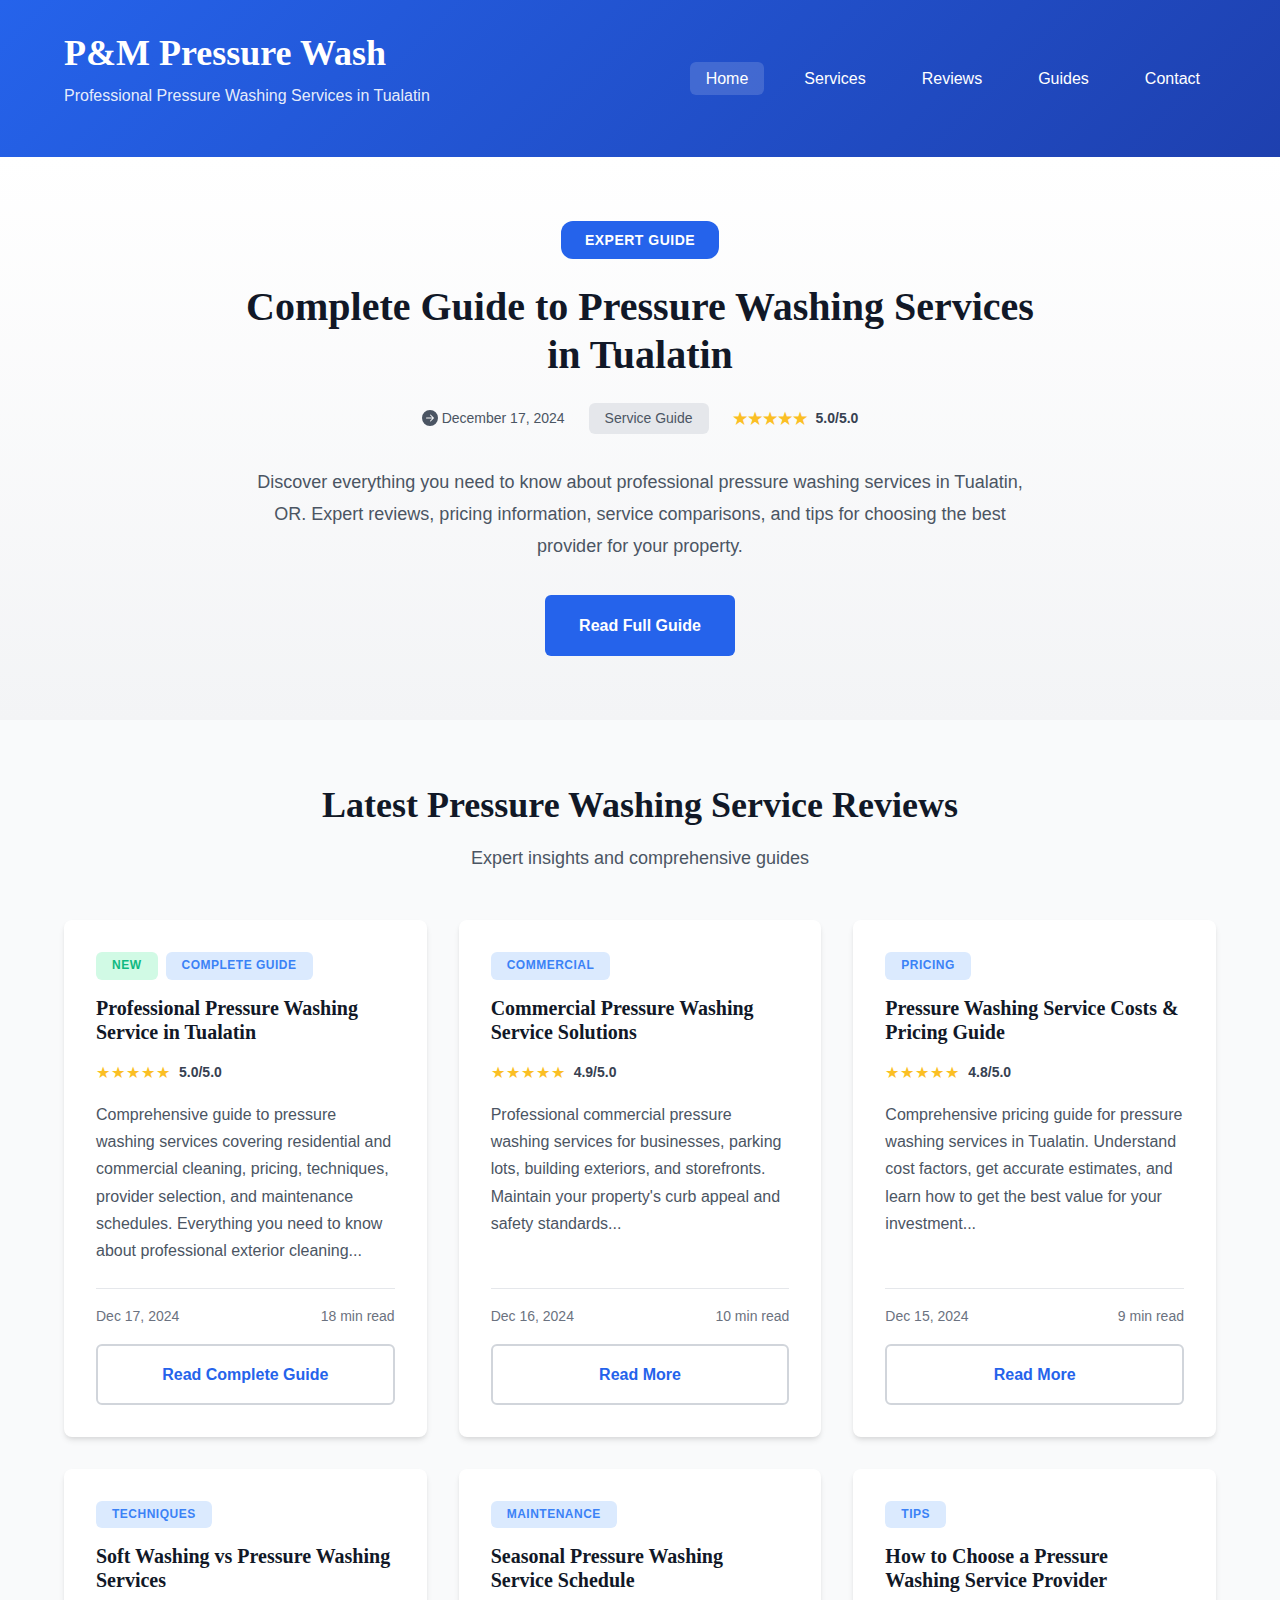
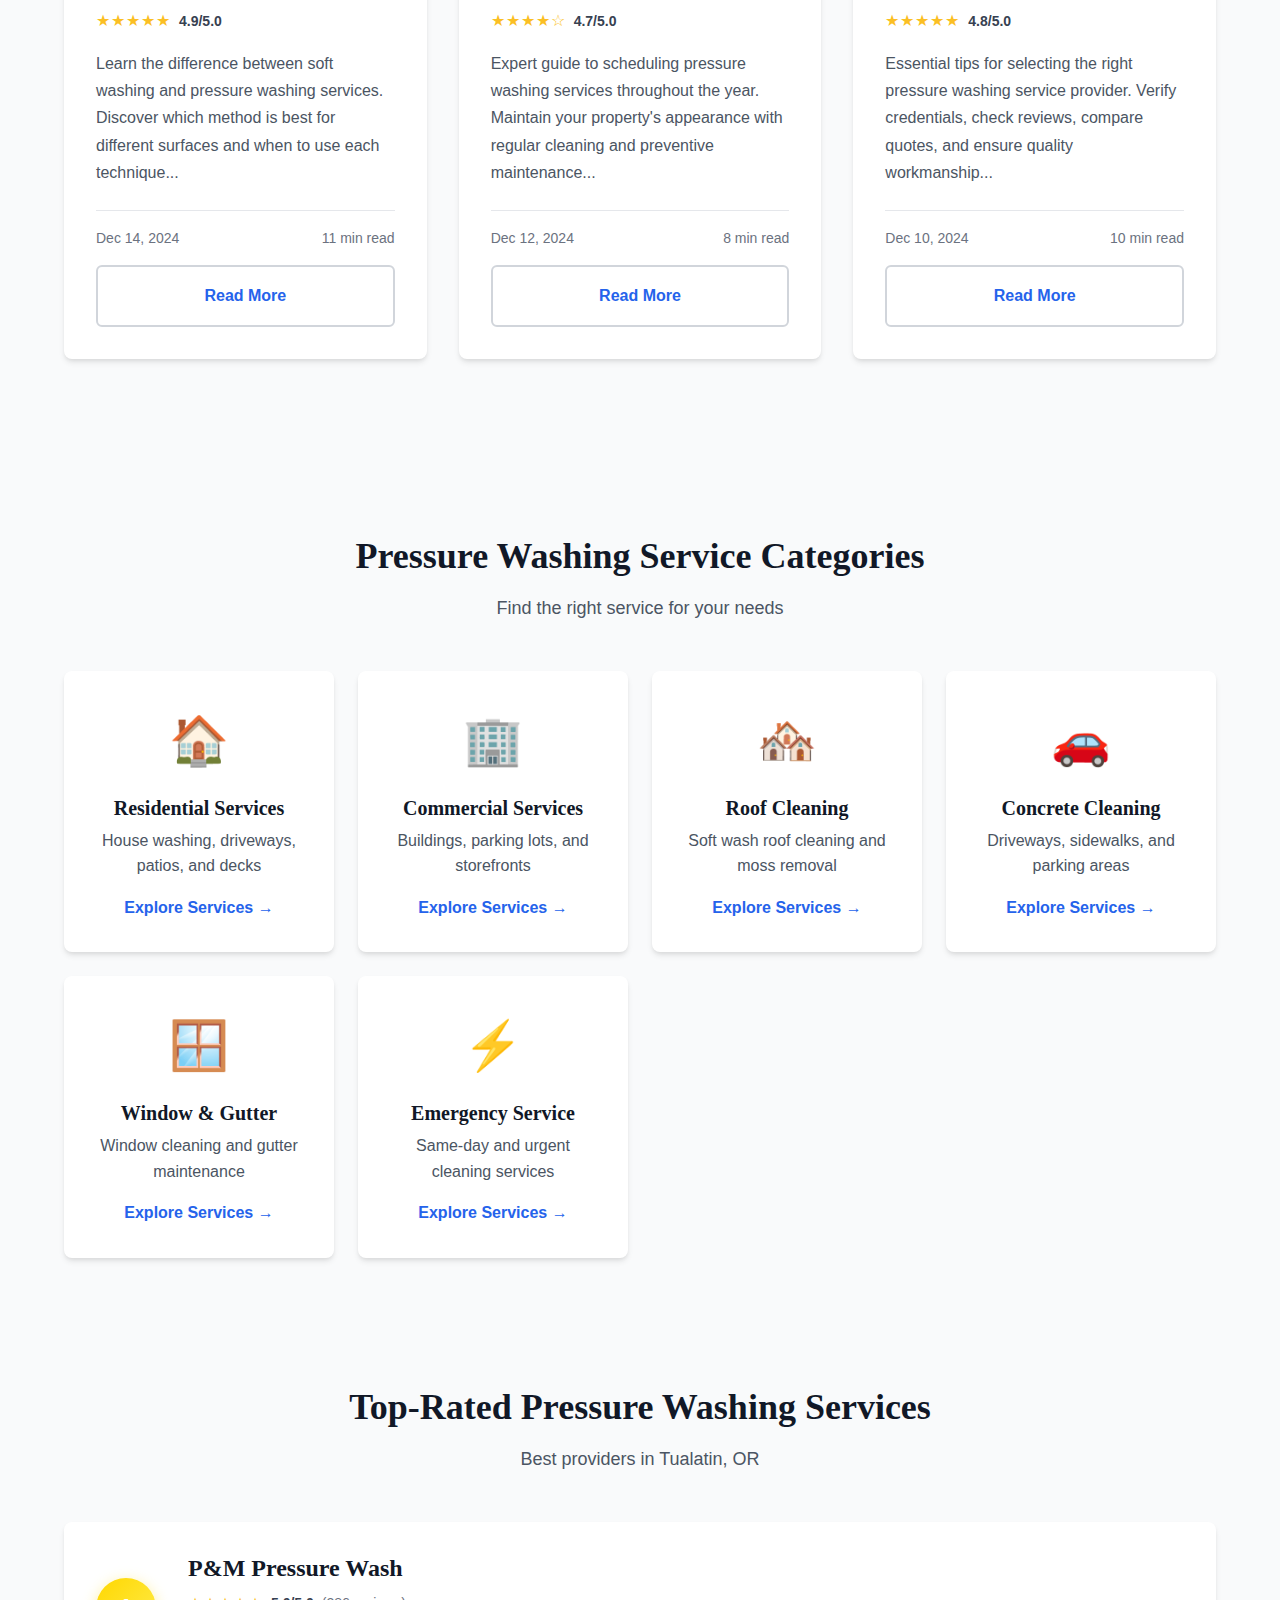
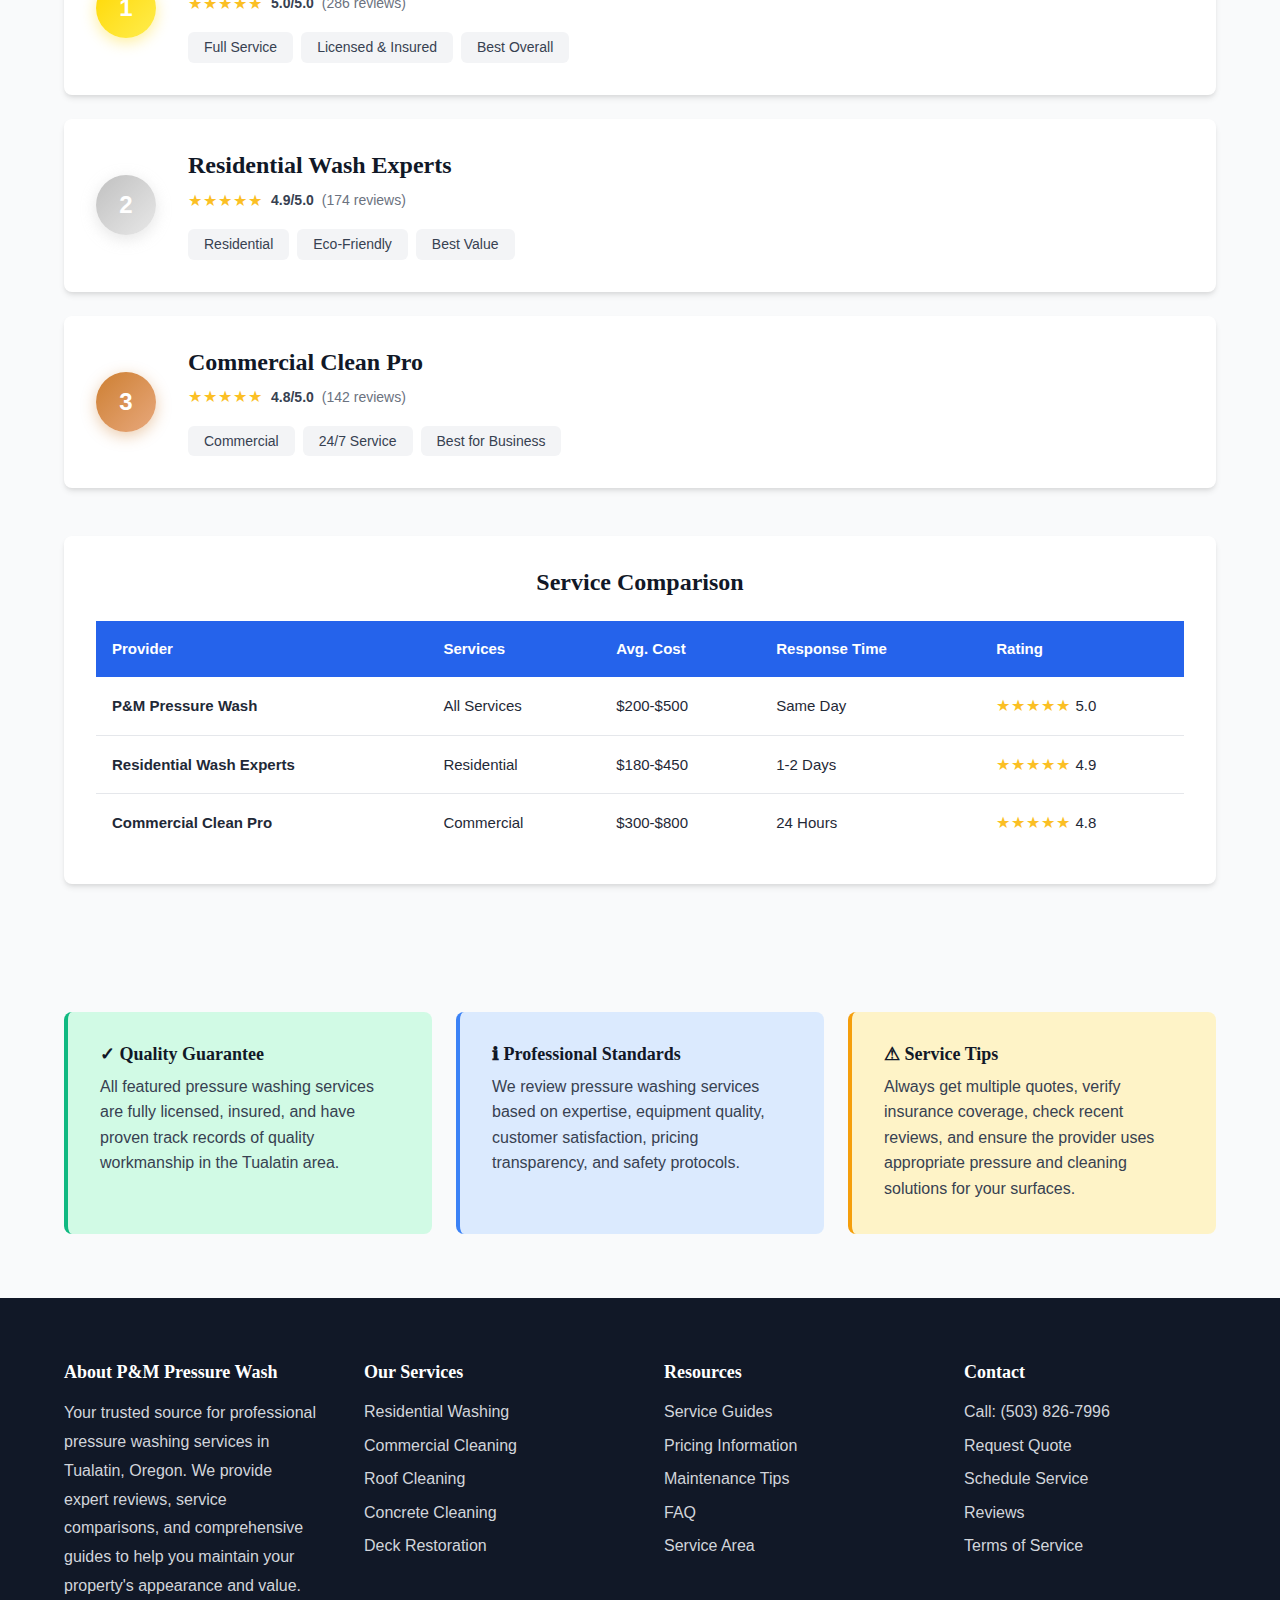
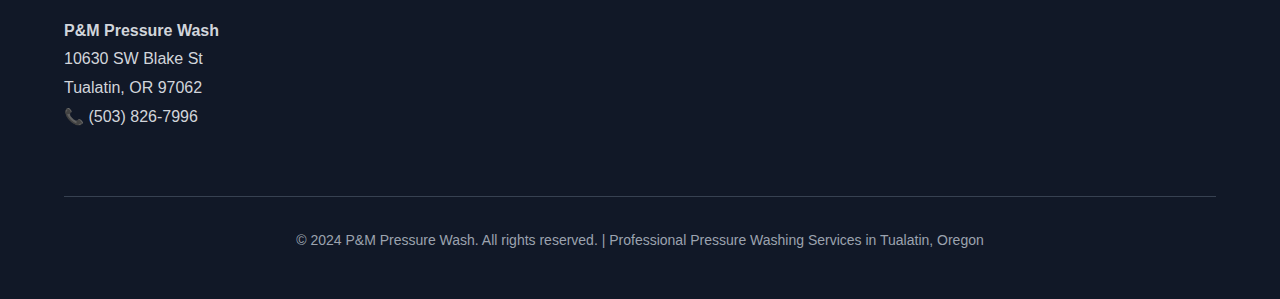
<file: index.html>
<!DOCTYPE html>
<html lang="en">
<head>
    <meta charset="UTF-8">
    <meta name="viewport" content="width=device-width, initial-scale=1.0">
    <meta name="description" content="Professional pressure washing services in Tualatin, OR. Expert reviews, pricing guides, and comprehensive service information for residential and commercial properties.">
    <title>Pressure Washing Service Tualatin | Expert Reviews | P&M Pressure Wash</title>
    <link rel="stylesheet" href="styles.css">
</head>
<body>
    <!-- Header -->
    <header class="site-header">
        <div class="container">
            <div class="header-content">
                <div class="logo-section">
                    <h1 class="site-title">P&M Pressure Wash</h1>
                    <p class="site-tagline">Professional Pressure Washing Services in Tualatin</p>
                </div>
                <nav class="main-nav">
                    <ul>
                        <li><a href="#home" class="active">Home</a></li>
                        <li><a href="#services">Services</a></li>
                        <li><a href="#reviews">Reviews</a></li>
                        <li><a href="#guides">Guides</a></li>
                        <li><a href="#contact">Contact</a></li>
                    </ul>
                </nav>
            </div>
        </div>
    </header>

    <!-- Featured Article Section -->
    <section class="featured-section">
        <div class="container">
            <div class="featured-article">
                <div class="featured-badge">Expert Guide</div>
                <h2 class="featured-title">Complete Guide to Pressure Washing Services in Tualatin</h2>
                <div class="article-meta">
                    <span class="meta-item">
                        <svg class="icon" width="16" height="16" viewBox="0 0 16 16" fill="currentColor">
                            <path d="M8 0a8 8 0 1 1 0 16A8 8 0 0 1 8 0zM4.5 7.5a.5.5 0 0 0 0 1h5.793l-2.147 2.146a.5.5 0 0 0 .708.708l3-3a.5.5 0 0 0 0-.708l-3-3a.5.5 0 1 0-.708.708L10.293 7.5H4.5z"/>
                        </svg>
                        December 17, 2024
                    </span>
                    <span class="meta-item category">Service Guide</span>
                    <span class="meta-item rating">
                        <span class="stars">★★★★★</span>
                        <span class="rating-text">5.0/5.0</span>
                    </span>
                </div>
                <p class="featured-excerpt">Discover everything you need to know about professional pressure washing services in Tualatin, OR. Expert reviews, pricing information, service comparisons, and tips for choosing the best provider for your property.</p>
                <a href="Pressure-Washing-Service.html" class="btn btn-primary">Read Full Guide</a>
            </div>
        </div>
    </section>

    <!-- Latest Reviews Grid -->
    <section class="reviews-section">
        <div class="container">
            <div class="section-header">
                <h2 class="section-title">Latest Pressure Washing Service Reviews</h2>
                <p class="section-subtitle">Expert insights and comprehensive guides</p>
            </div>

            <div class="reviews-grid">
                <!-- Review Card 1 -->
                <article class="review-card">
                    <div class="card-header">
                        <span class="badge badge-new">New</span>
                        <span class="badge badge-category">Complete Guide</span>
                    </div>
                    <h3 class="card-title">Professional Pressure Washing Service in Tualatin</h3>
                    <div class="card-rating">
                        <span class="stars">★★★★★</span>
                        <span class="rating-value">5.0/5.0</span>
                    </div>
                    <p class="card-excerpt">Comprehensive guide to pressure washing services covering residential and commercial cleaning, pricing, techniques, provider selection, and maintenance schedules. Everything you need to know about professional exterior cleaning...</p>
                    <div class="card-meta">
                        <span class="meta-date">Dec 17, 2024</span>
                        <span class="meta-read-time">18 min read</span>
                    </div>
                    <a href="Pressure-Washing-Service.html" class="btn btn-secondary">Read Complete Guide</a>
                </article>

                <!-- Review Card 2 -->
                <article class="review-card">
                    <div class="card-header">
                        <span class="badge badge-category">Commercial</span>
                    </div>
                    <h3 class="card-title">Commercial Pressure Washing Service Solutions</h3>
                    <div class="card-rating">
                        <span class="stars">★★★★★</span>
                        <span class="rating-value">4.9/5.0</span>
                    </div>
                    <p class="card-excerpt">Professional commercial pressure washing services for businesses, parking lots, building exteriors, and storefronts. Maintain your property's curb appeal and safety standards...</p>
                    <div class="card-meta">
                        <span class="meta-date">Dec 16, 2024</span>
                        <span class="meta-read-time">10 min read</span>
                    </div>
                    <a href="#" class="btn btn-secondary">Read More</a>
                </article>

                <!-- Review Card 3 -->
                <article class="review-card">
                    <div class="card-header">
                        <span class="badge badge-category">Pricing</span>
                    </div>
                    <h3 class="card-title">Pressure Washing Service Costs & Pricing Guide</h3>
                    <div class="card-rating">
                        <span class="stars">★★★★★</span>
                        <span class="rating-value">4.8/5.0</span>
                    </div>
                    <p class="card-excerpt">Comprehensive pricing guide for pressure washing services in Tualatin. Understand cost factors, get accurate estimates, and learn how to get the best value for your investment...</p>
                    <div class="card-meta">
                        <span class="meta-date">Dec 15, 2024</span>
                        <span class="meta-read-time">9 min read</span>
                    </div>
                    <a href="#" class="btn btn-secondary">Read More</a>
                </article>

                <!-- Review Card 4 -->
                <article class="review-card">
                    <div class="card-header">
                        <span class="badge badge-category">Techniques</span>
                    </div>
                    <h3 class="card-title">Soft Washing vs Pressure Washing Services</h3>
                    <div class="card-rating">
                        <span class="stars">★★★★★</span>
                        <span class="rating-value">4.9/5.0</span>
                    </div>
                    <p class="card-excerpt">Learn the difference between soft washing and pressure washing services. Discover which method is best for different surfaces and when to use each technique...</p>
                    <div class="card-meta">
                        <span class="meta-date">Dec 14, 2024</span>
                        <span class="meta-read-time">11 min read</span>
                    </div>
                    <a href="#" class="btn btn-secondary">Read More</a>
                </article>

                <!-- Review Card 5 -->
                <article class="review-card">
                    <div class="card-header">
                        <span class="badge badge-category">Maintenance</span>
                    </div>
                    <h3 class="card-title">Seasonal Pressure Washing Service Schedule</h3>
                    <div class="card-rating">
                        <span class="stars">★★★★☆</span>
                        <span class="rating-value">4.7/5.0</span>
                    </div>
                    <p class="card-excerpt">Expert guide to scheduling pressure washing services throughout the year. Maintain your property's appearance with regular cleaning and preventive maintenance...</p>
                    <div class="card-meta">
                        <span class="meta-date">Dec 12, 2024</span>
                        <span class="meta-read-time">8 min read</span>
                    </div>
                    <a href="#" class="btn btn-secondary">Read More</a>
                </article>

                <!-- Review Card 6 -->
                <article class="review-card">
                    <div class="card-header">
                        <span class="badge badge-category">Tips</span>
                    </div>
                    <h3 class="card-title">How to Choose a Pressure Washing Service Provider</h3>
                    <div class="card-rating">
                        <span class="stars">★★★★★</span>
                        <span class="rating-value">4.8/5.0</span>
                    </div>
                    <p class="card-excerpt">Essential tips for selecting the right pressure washing service provider. Verify credentials, check reviews, compare quotes, and ensure quality workmanship...</p>
                    <div class="card-meta">
                        <span class="meta-date">Dec 10, 2024</span>
                        <span class="meta-read-time">10 min read</span>
                    </div>
                    <a href="#" class="btn btn-secondary">Read More</a>
                </article>
            </div>
        </div>
    </section>

    <!-- Categories Section -->
    <section class="categories-section">
        <div class="container">
            <div class="section-header">
                <h2 class="section-title">Pressure Washing Service Categories</h2>
                <p class="section-subtitle">Find the right service for your needs</p>
            </div>

            <div class="categories-grid">
                <div class="category-card">
                    <div class="category-icon">🏠</div>
                    <h3 class="category-title">Residential Services</h3>
                    <p class="category-description">House washing, driveways, patios, and decks</p>
                    <a href="#" class="category-link">Explore Services →</a>
                </div>

                <div class="category-card">
                    <div class="category-icon">🏢</div>
                    <h3 class="category-title">Commercial Services</h3>
                    <p class="category-description">Buildings, parking lots, and storefronts</p>
                    <a href="#" class="category-link">Explore Services →</a>
                </div>

                <div class="category-card">
                    <div class="category-icon">🏘️</div>
                    <h3 class="category-title">Roof Cleaning</h3>
                    <p class="category-description">Soft wash roof cleaning and moss removal</p>
                    <a href="#" class="category-link">Explore Services →</a>
                </div>

                <div class="category-card">
                    <div class="category-icon">🚗</div>
                    <h3 class="category-title">Concrete Cleaning</h3>
                    <p class="category-description">Driveways, sidewalks, and parking areas</p>
                    <a href="#" class="category-link">Explore Services →</a>
                </div>

                <div class="category-card">
                    <div class="category-icon">🪟</div>
                    <h3 class="category-title">Window & Gutter</h3>
                    <p class="category-description">Window cleaning and gutter maintenance</p>
                    <a href="#" class="category-link">Explore Services →</a>
                </div>

                <div class="category-card">
                    <div class="category-icon">⚡</div>
                    <h3 class="category-title">Emergency Service</h3>
                    <p class="category-description">Same-day and urgent cleaning services</p>
                    <a href="#" class="category-link">Explore Services →</a>
                </div>
            </div>
        </div>
    </section>

    <!-- Top-Rated Services Section -->
    <section class="top-rated-section">
        <div class="container">
            <div class="section-header">
                <h2 class="section-title">Top-Rated Pressure Washing Services</h2>
                <p class="section-subtitle">Best providers in Tualatin, OR</p>
            </div>

            <div class="top-rated-grid">
                <!-- Rank 1 -->
                <div class="rank-card rank-1">
                    <div class="rank-badge gold">
                        <span class="rank-number">1</span>
                    </div>
                    <div class="rank-content">
                        <h3 class="rank-title">P&M Pressure Wash</h3>
                        <div class="rank-rating">
                            <span class="stars">★★★★★</span>
                            <span class="rating-value">5.0/5.0</span>
                            <span class="review-count">(286 reviews)</span>
                        </div>
                        <div class="rank-features">
                            <span class="feature-tag">Full Service</span>
                            <span class="feature-tag">Licensed & Insured</span>
                            <span class="feature-tag">Best Overall</span>
                        </div>
                    </div>
                </div>

                <!-- Rank 2 -->
                <div class="rank-card rank-2">
                    <div class="rank-badge silver">
                        <span class="rank-number">2</span>
                    </div>
                    <div class="rank-content">
                        <h3 class="rank-title">Residential Wash Experts</h3>
                        <div class="rank-rating">
                            <span class="stars">★★★★★</span>
                            <span class="rating-value">4.9/5.0</span>
                            <span class="review-count">(174 reviews)</span>
                        </div>
                        <div class="rank-features">
                            <span class="feature-tag">Residential</span>
                            <span class="feature-tag">Eco-Friendly</span>
                            <span class="feature-tag">Best Value</span>
                        </div>
                    </div>
                </div>

                <!-- Rank 3 -->
                <div class="rank-card rank-3">
                    <div class="rank-badge bronze">
                        <span class="rank-number">3</span>
                    </div>
                    <div class="rank-content">
                        <h3 class="rank-title">Commercial Clean Pro</h3>
                        <div class="rank-rating">
                            <span class="stars">★★★★★</span>
                            <span class="rating-value">4.8/5.0</span>
                            <span class="review-count">(142 reviews)</span>
                        </div>
                        <div class="rank-features">
                            <span class="feature-tag">Commercial</span>
                            <span class="feature-tag">24/7 Service</span>
                            <span class="feature-tag">Best for Business</span>
                        </div>
                    </div>
                </div>
            </div>

            <!-- Comparison Table -->
            <div class="comparison-table-wrapper">
                <h3 class="table-title">Service Comparison</h3>
                <table class="comparison-table">
                    <thead>
                        <tr>
                            <th>Provider</th>
                            <th>Services</th>
                            <th>Avg. Cost</th>
                            <th>Response Time</th>
                            <th>Rating</th>
                        </tr>
                    </thead>
                    <tbody>
                        <tr>
                            <td><strong>P&M Pressure Wash</strong></td>
                            <td>All Services</td>
                            <td>$200-$500</td>
                            <td>Same Day</td>
                            <td><span class="stars">★★★★★</span> 5.0</td>
                        </tr>
                        <tr>
                            <td><strong>Residential Wash Experts</strong></td>
                            <td>Residential</td>
                            <td>$180-$450</td>
                            <td>1-2 Days</td>
                            <td><span class="stars">★★★★★</span> 4.9</td>
                        </tr>
                        <tr>
                            <td><strong>Commercial Clean Pro</strong></td>
                            <td>Commercial</td>
                            <td>$300-$800</td>
                            <td>24 Hours</td>
                            <td><span class="stars">★★★★★</span> 4.8</td>
                        </tr>
                    </tbody>
                </table>
            </div>
        </div>
    </section>

    <!-- Info Boxes Section -->
    <section class="info-section">
        <div class="container">
            <div class="info-boxes">
                <div class="info-box info-box-success">
                    <h4 class="info-title">✓ Quality Guarantee</h4>
                    <p>All featured pressure washing services are fully licensed, insured, and have proven track records of quality workmanship in the Tualatin area.</p>
                </div>

                <div class="info-box info-box-info">
                    <h4 class="info-title">ℹ Professional Standards</h4>
                    <p>We review pressure washing services based on expertise, equipment quality, customer satisfaction, pricing transparency, and safety protocols.</p>
                </div>

                <div class="info-box info-box-warning">
                    <h4 class="info-title">⚠ Service Tips</h4>
                    <p>Always get multiple quotes, verify insurance coverage, check recent reviews, and ensure the provider uses appropriate pressure and cleaning solutions for your surfaces.</p>
                </div>
            </div>
        </div>
    </section>

    <!-- Footer -->
    <footer class="site-footer">
        <div class="container">
            <div class="footer-content">
                <div class="footer-section">
                    <h4 class="footer-title">About P&M Pressure Wash</h4>
                    <p class="footer-text">Your trusted source for professional pressure washing services in Tualatin, Oregon. We provide expert reviews, service comparisons, and comprehensive guides to help you maintain your property's appearance and value.</p>
                    <p class="footer-text" style="margin-top: var(--spacing-md);"><strong>P&M Pressure Wash</strong><br>
                    10630 SW Blake St<br>
                    Tualatin, OR 97062<br>
                    📞 (503) 826-7996</p>
                </div>

                <div class="footer-section">
                    <h4 class="footer-title">Our Services</h4>
                    <ul class="footer-links">
                        <li><a href="#">Residential Washing</a></li>
                        <li><a href="#">Commercial Cleaning</a></li>
                        <li><a href="#">Roof Cleaning</a></li>
                        <li><a href="#">Concrete Cleaning</a></li>
                        <li><a href="#">Deck Restoration</a></li>
                    </ul>
                </div>

                <div class="footer-section">
                    <h4 class="footer-title">Resources</h4>
                    <ul class="footer-links">
                        <li><a href="#">Service Guides</a></li>
                        <li><a href="#">Pricing Information</a></li>
                        <li><a href="#">Maintenance Tips</a></li>
                        <li><a href="#">FAQ</a></li>
                        <li><a href="#">Service Area</a></li>
                    </ul>
                </div>

                <div class="footer-section">
                    <h4 class="footer-title">Contact</h4>
                    <ul class="footer-links">
                        <li><a href="tel:5038267996">Call: (503) 826-7996</a></li>
                        <li><a href="#">Request Quote</a></li>
                        <li><a href="#">Schedule Service</a></li>
                        <li><a href="#">Reviews</a></li>
                        <li><a href="#">Terms of Service</a></li>
                    </ul>
                </div>
            </div>

            <div class="footer-bottom">
                <p>&copy; 2024 P&M Pressure Wash. All rights reserved. | Professional Pressure Washing Services in Tualatin, Oregon</p>
            </div>
        </div>
    </footer>
</body>
</html>
</file>
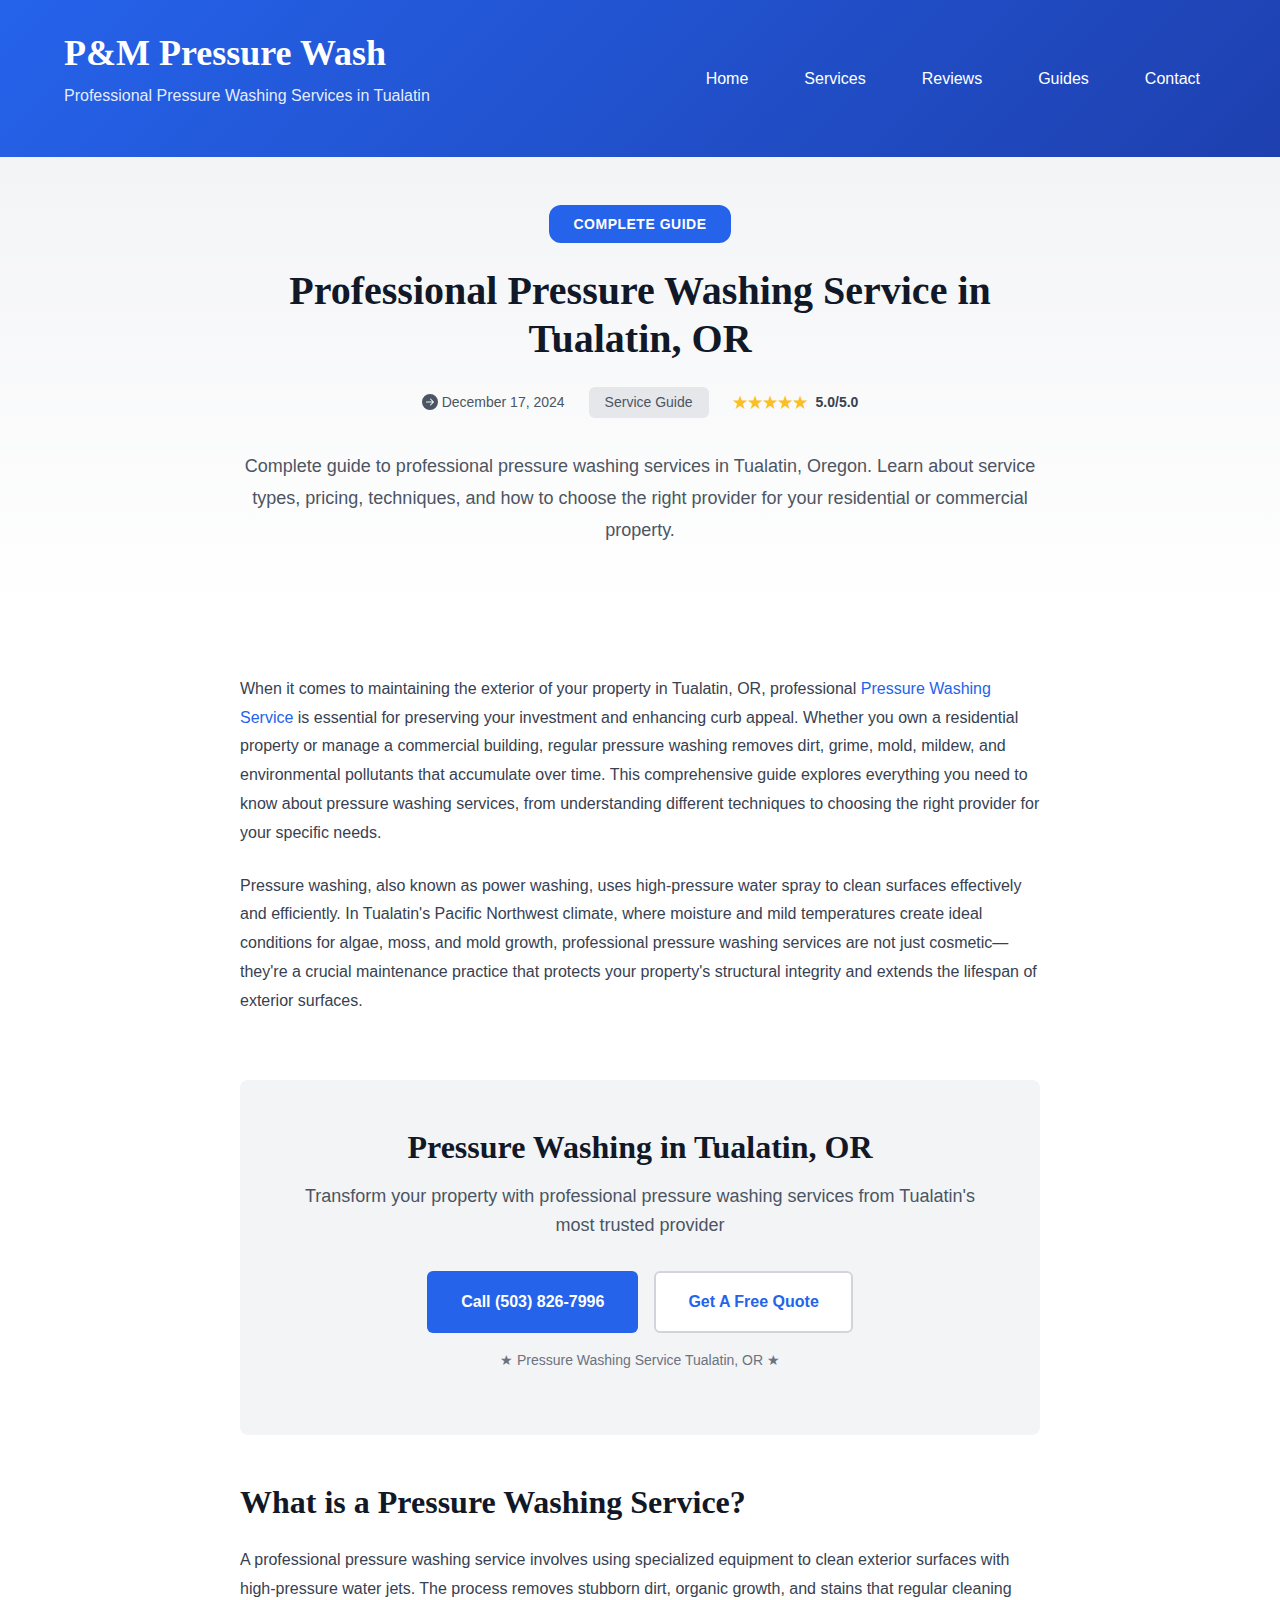
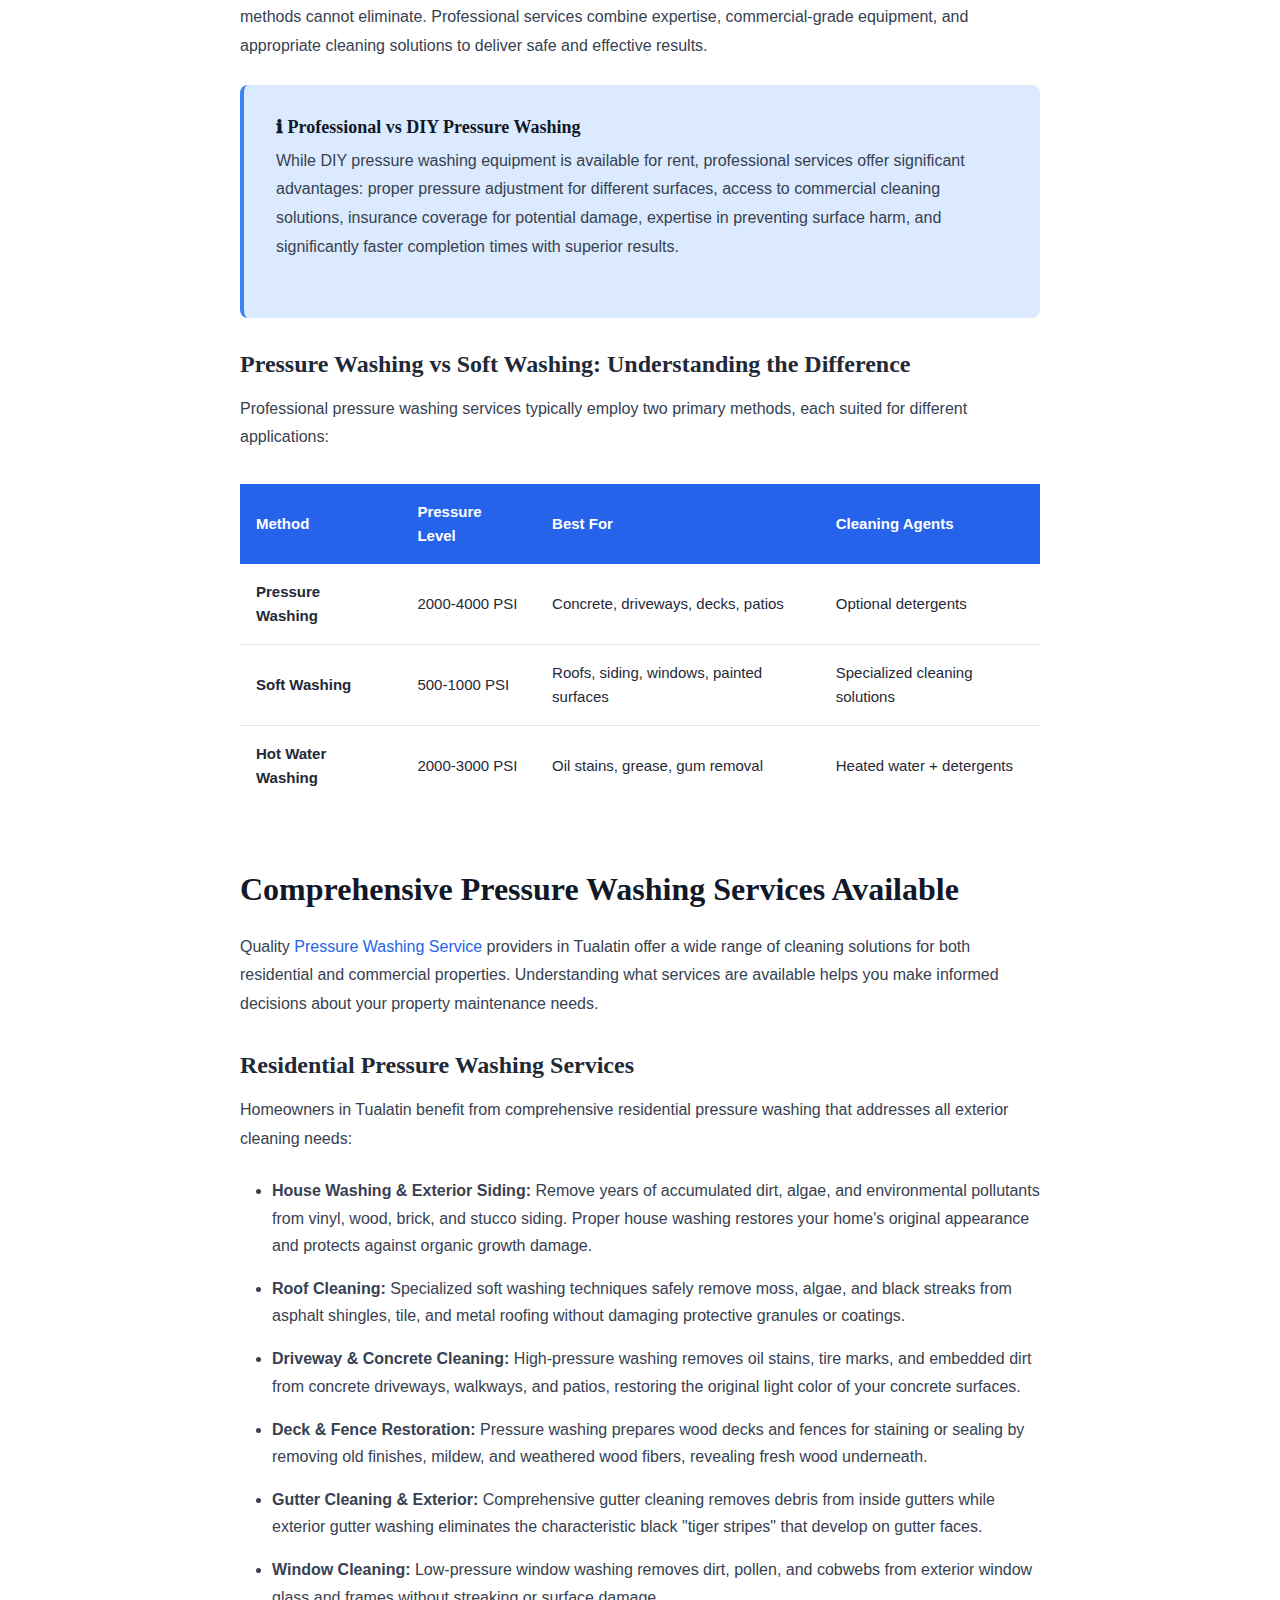
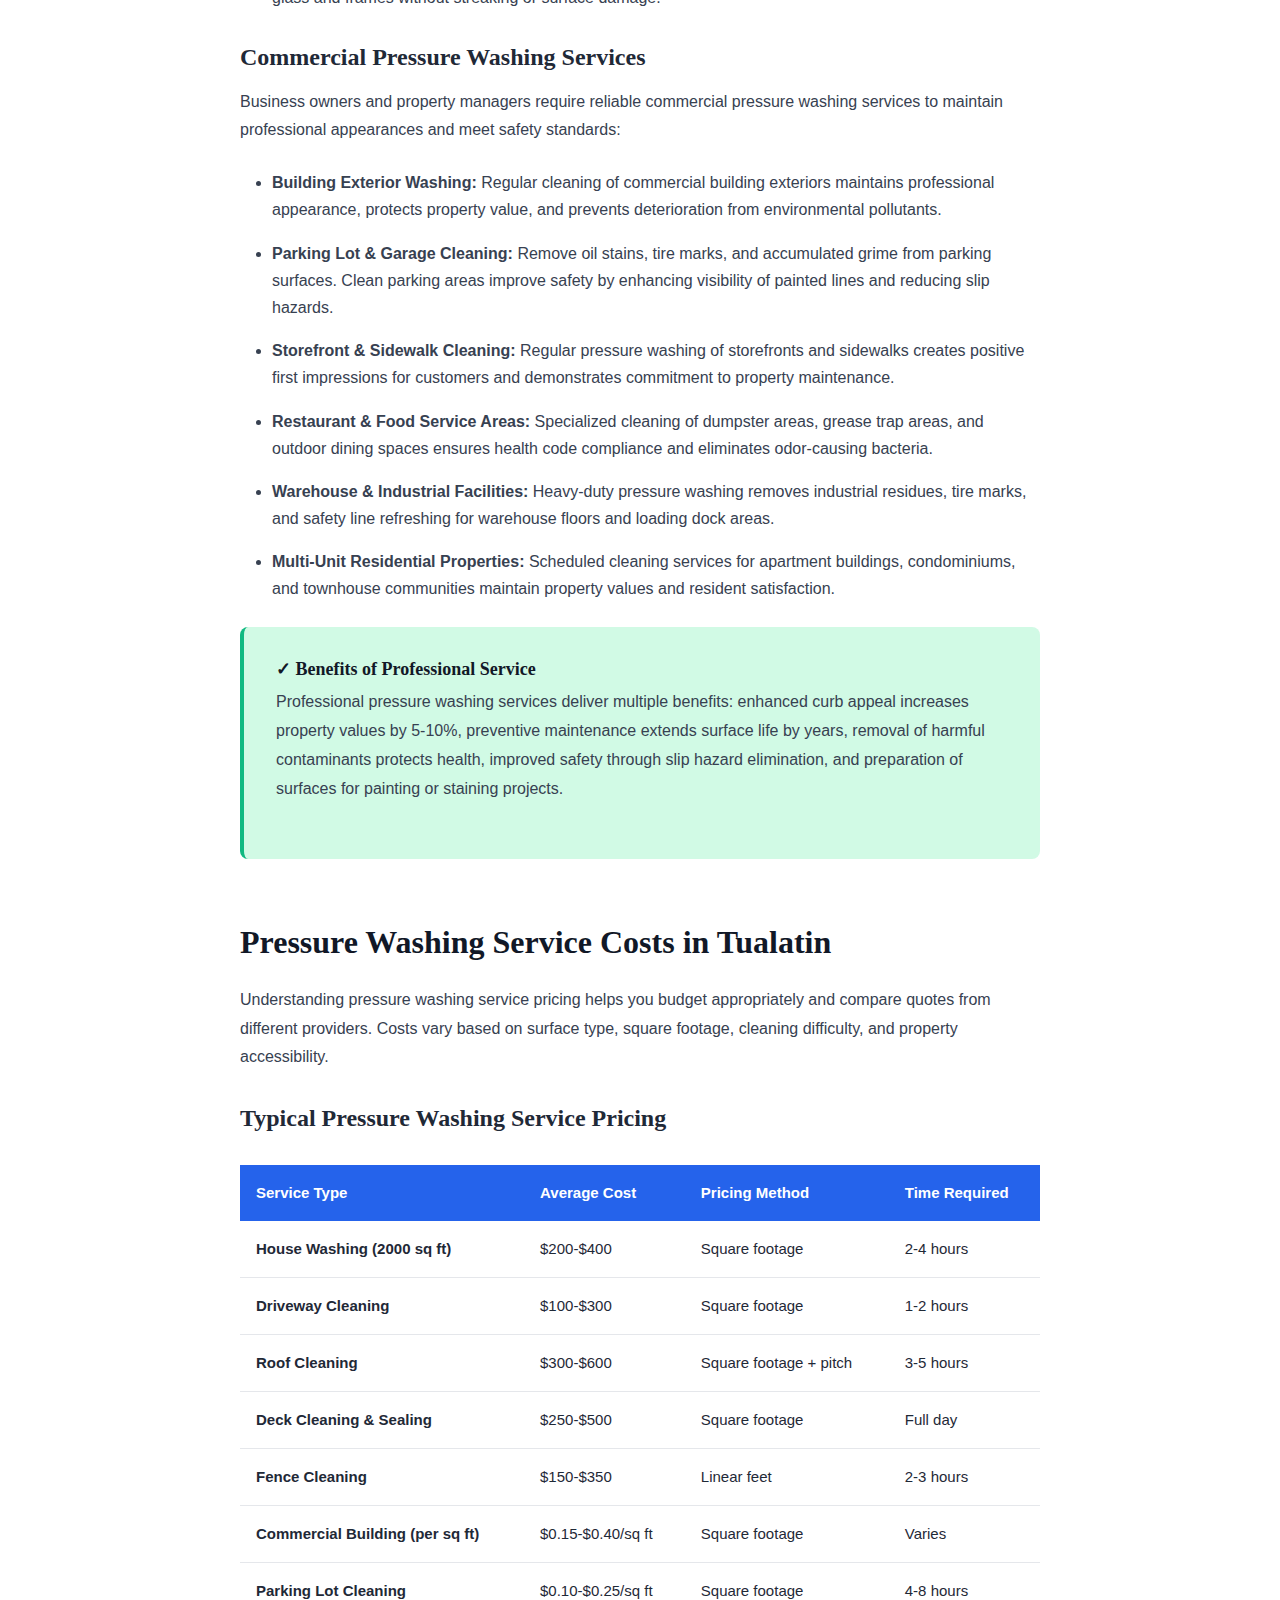
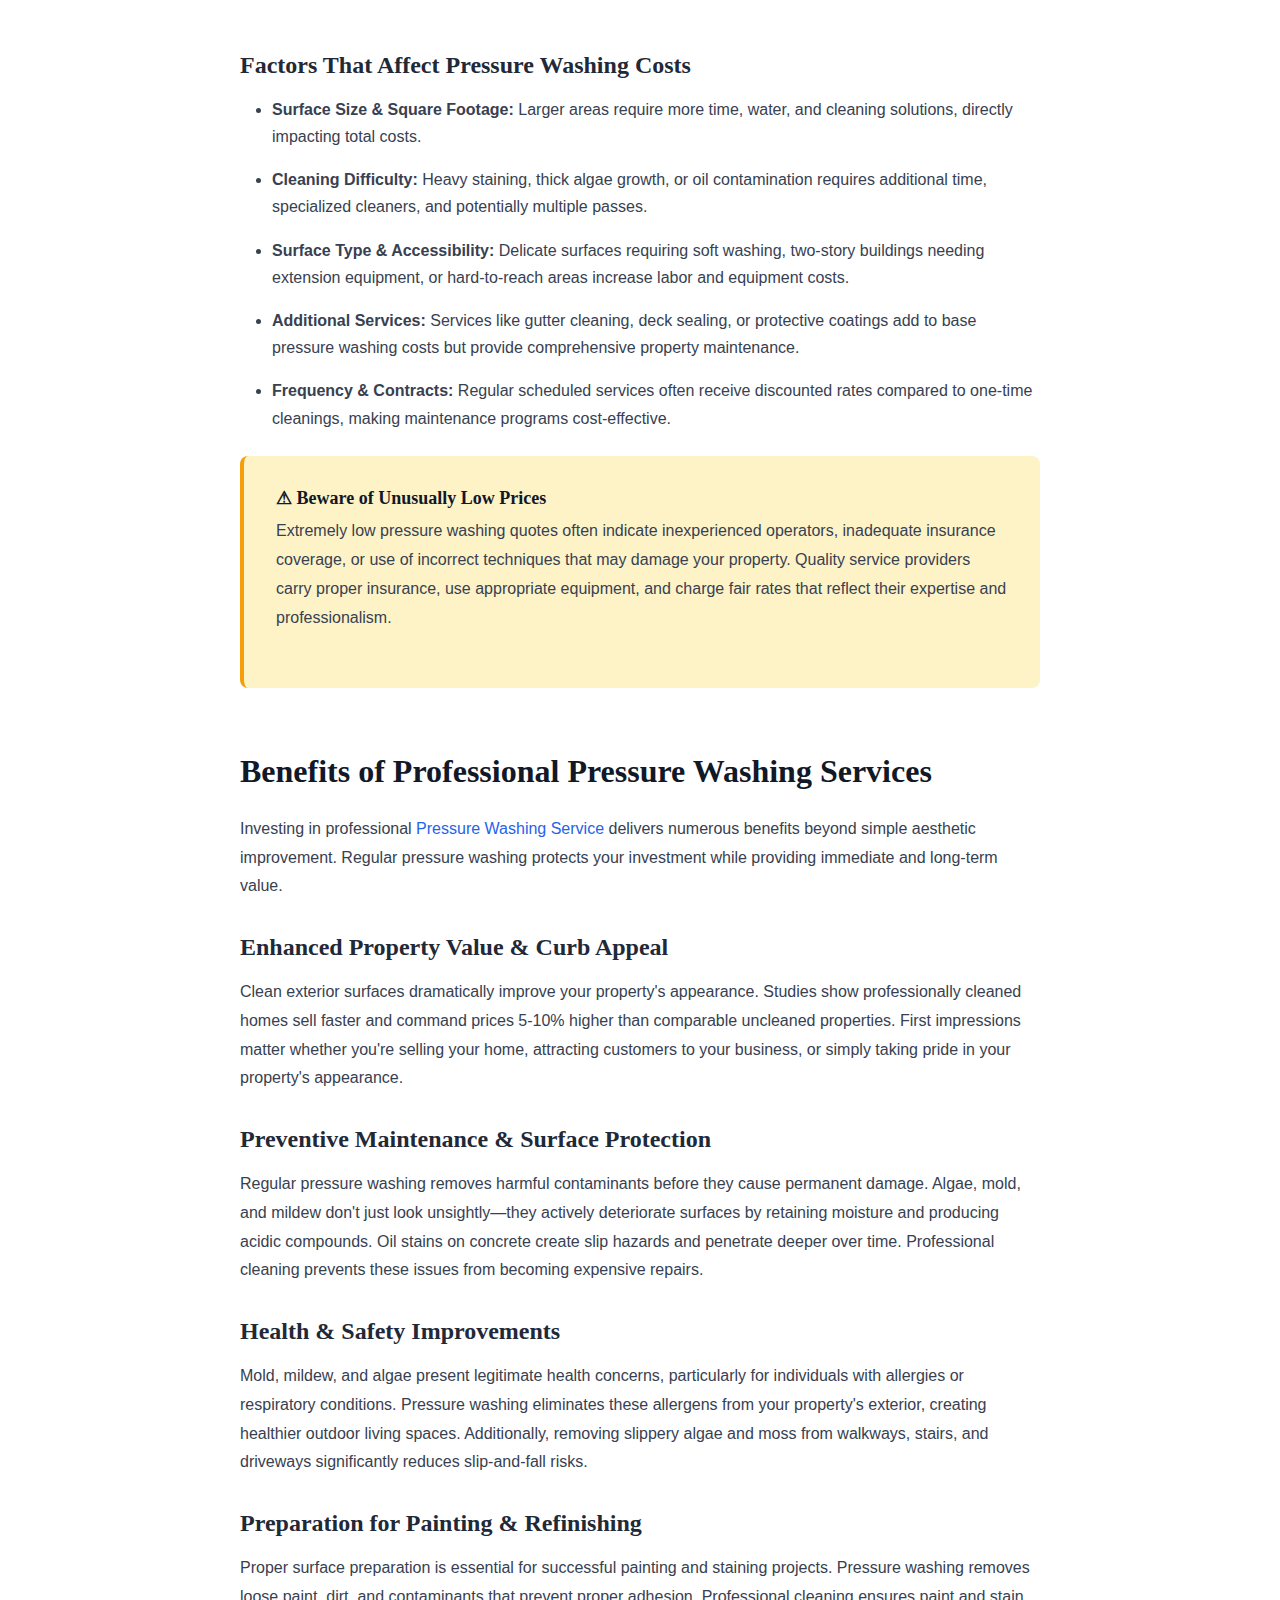
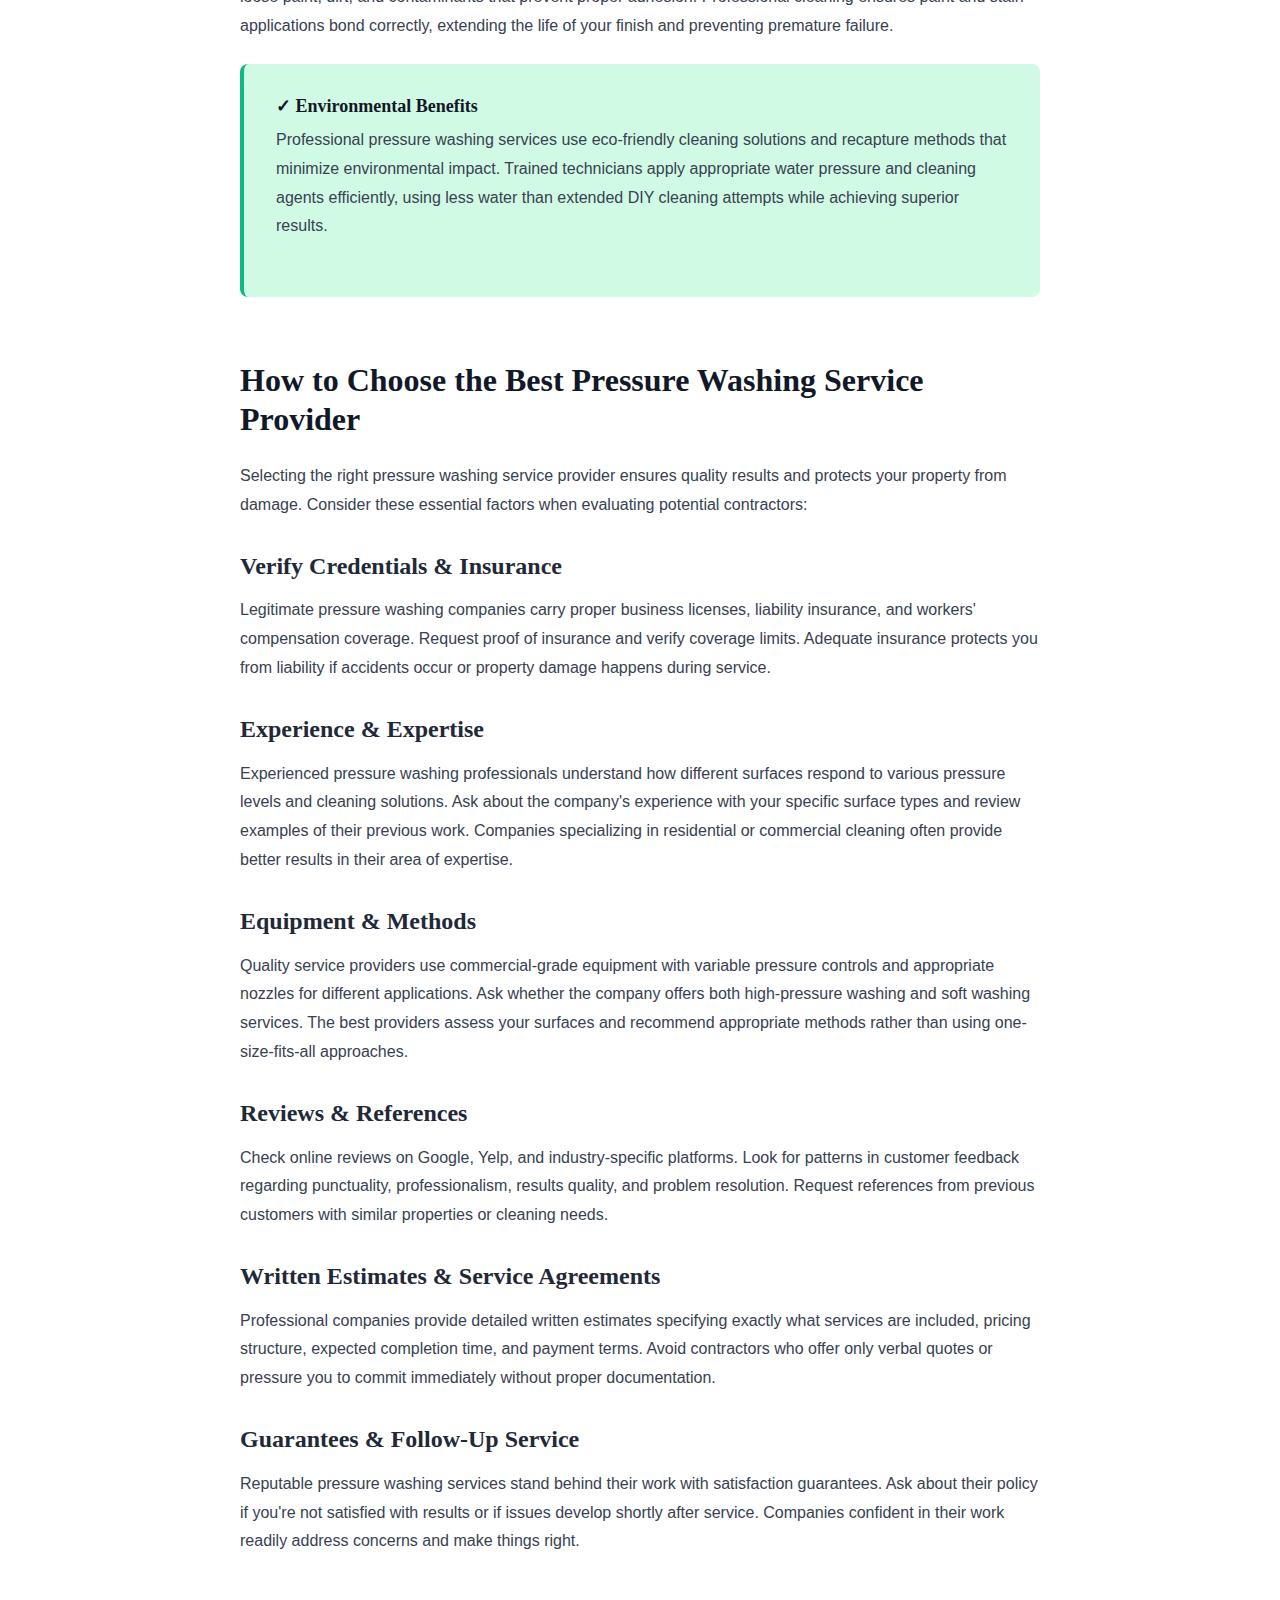
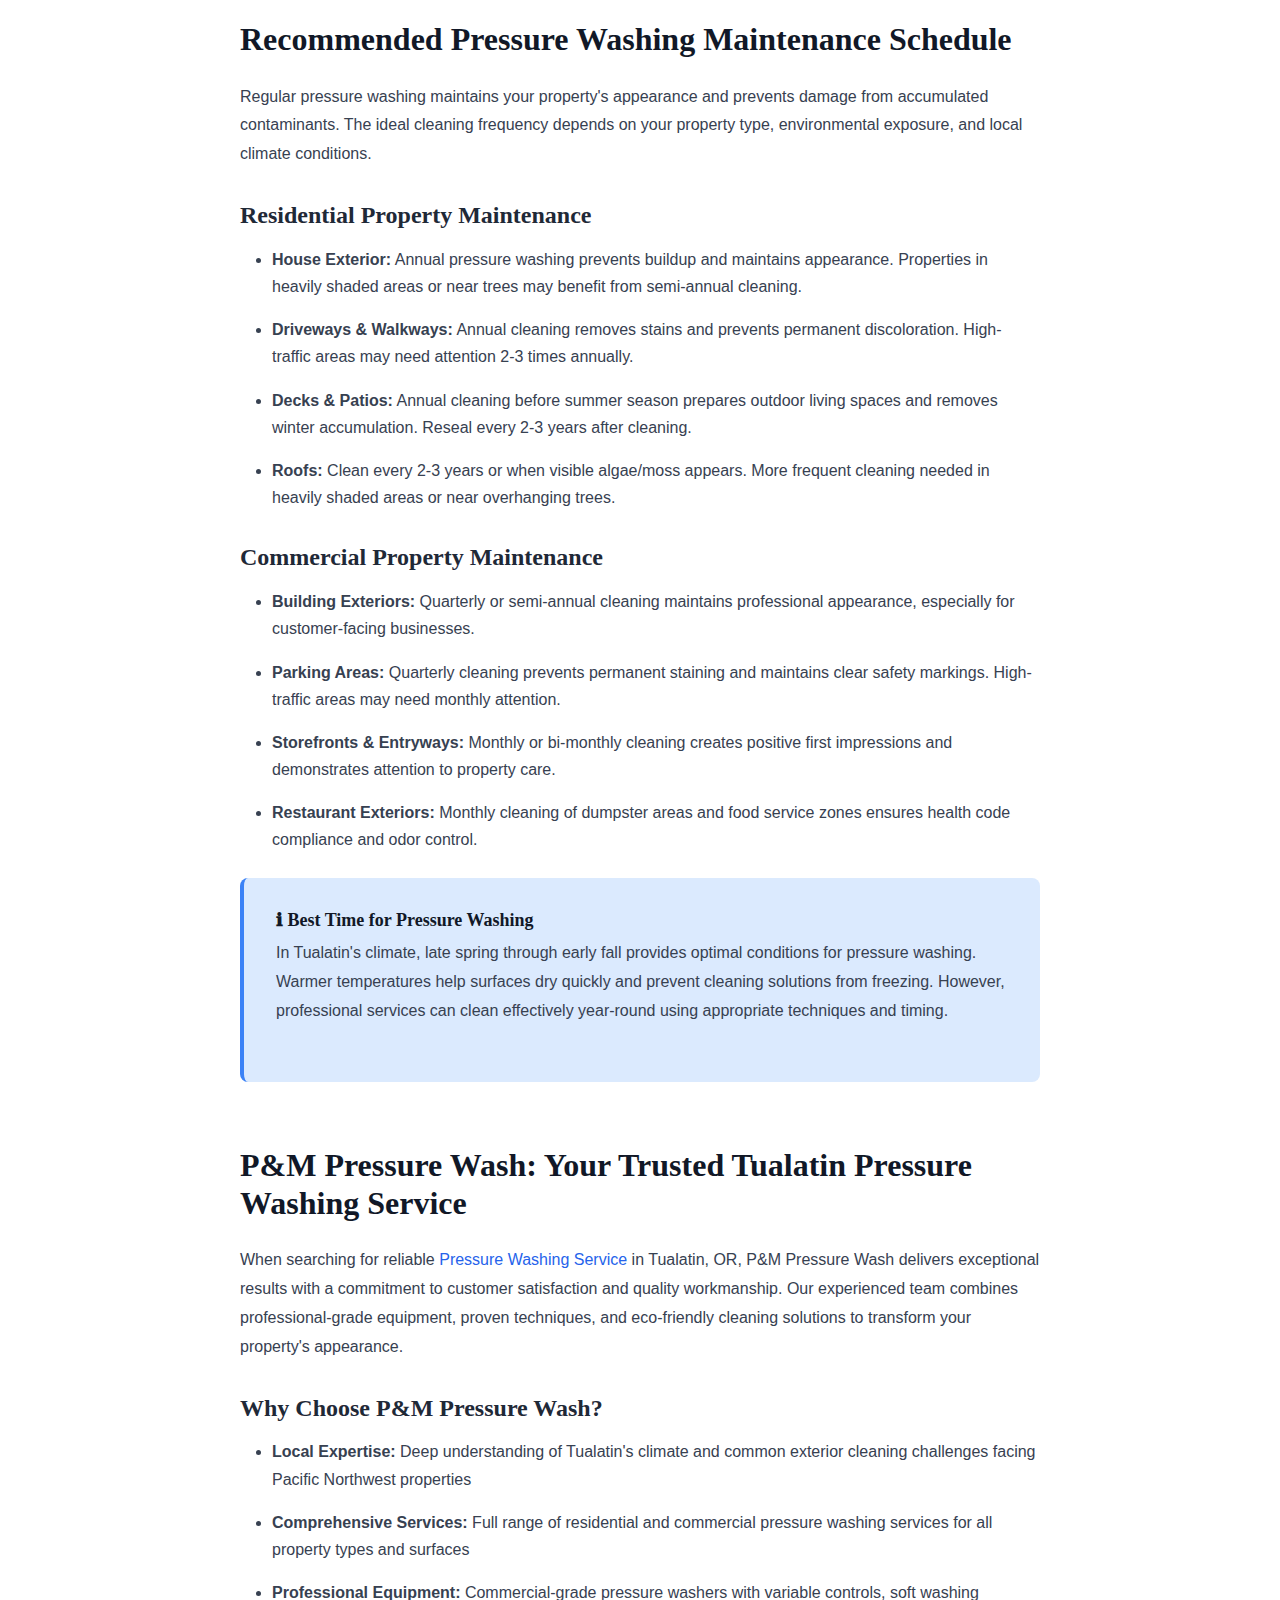
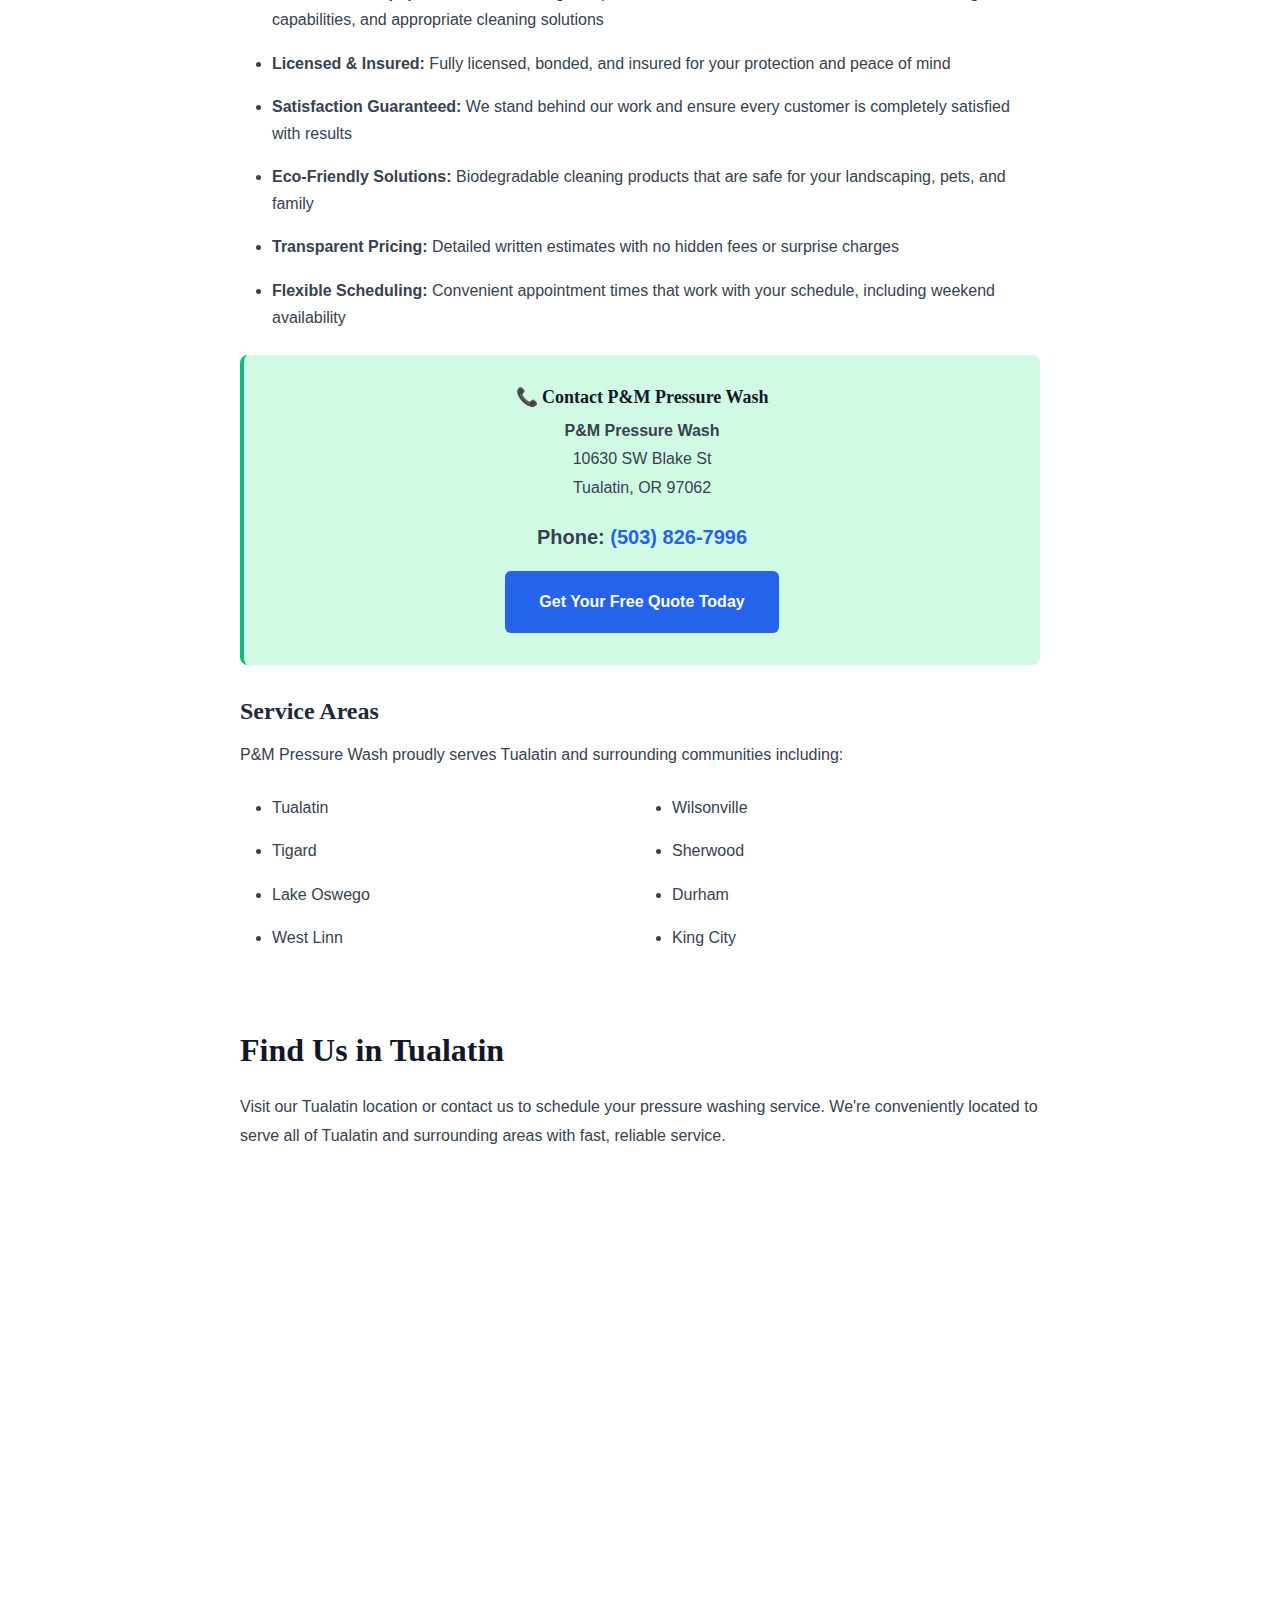
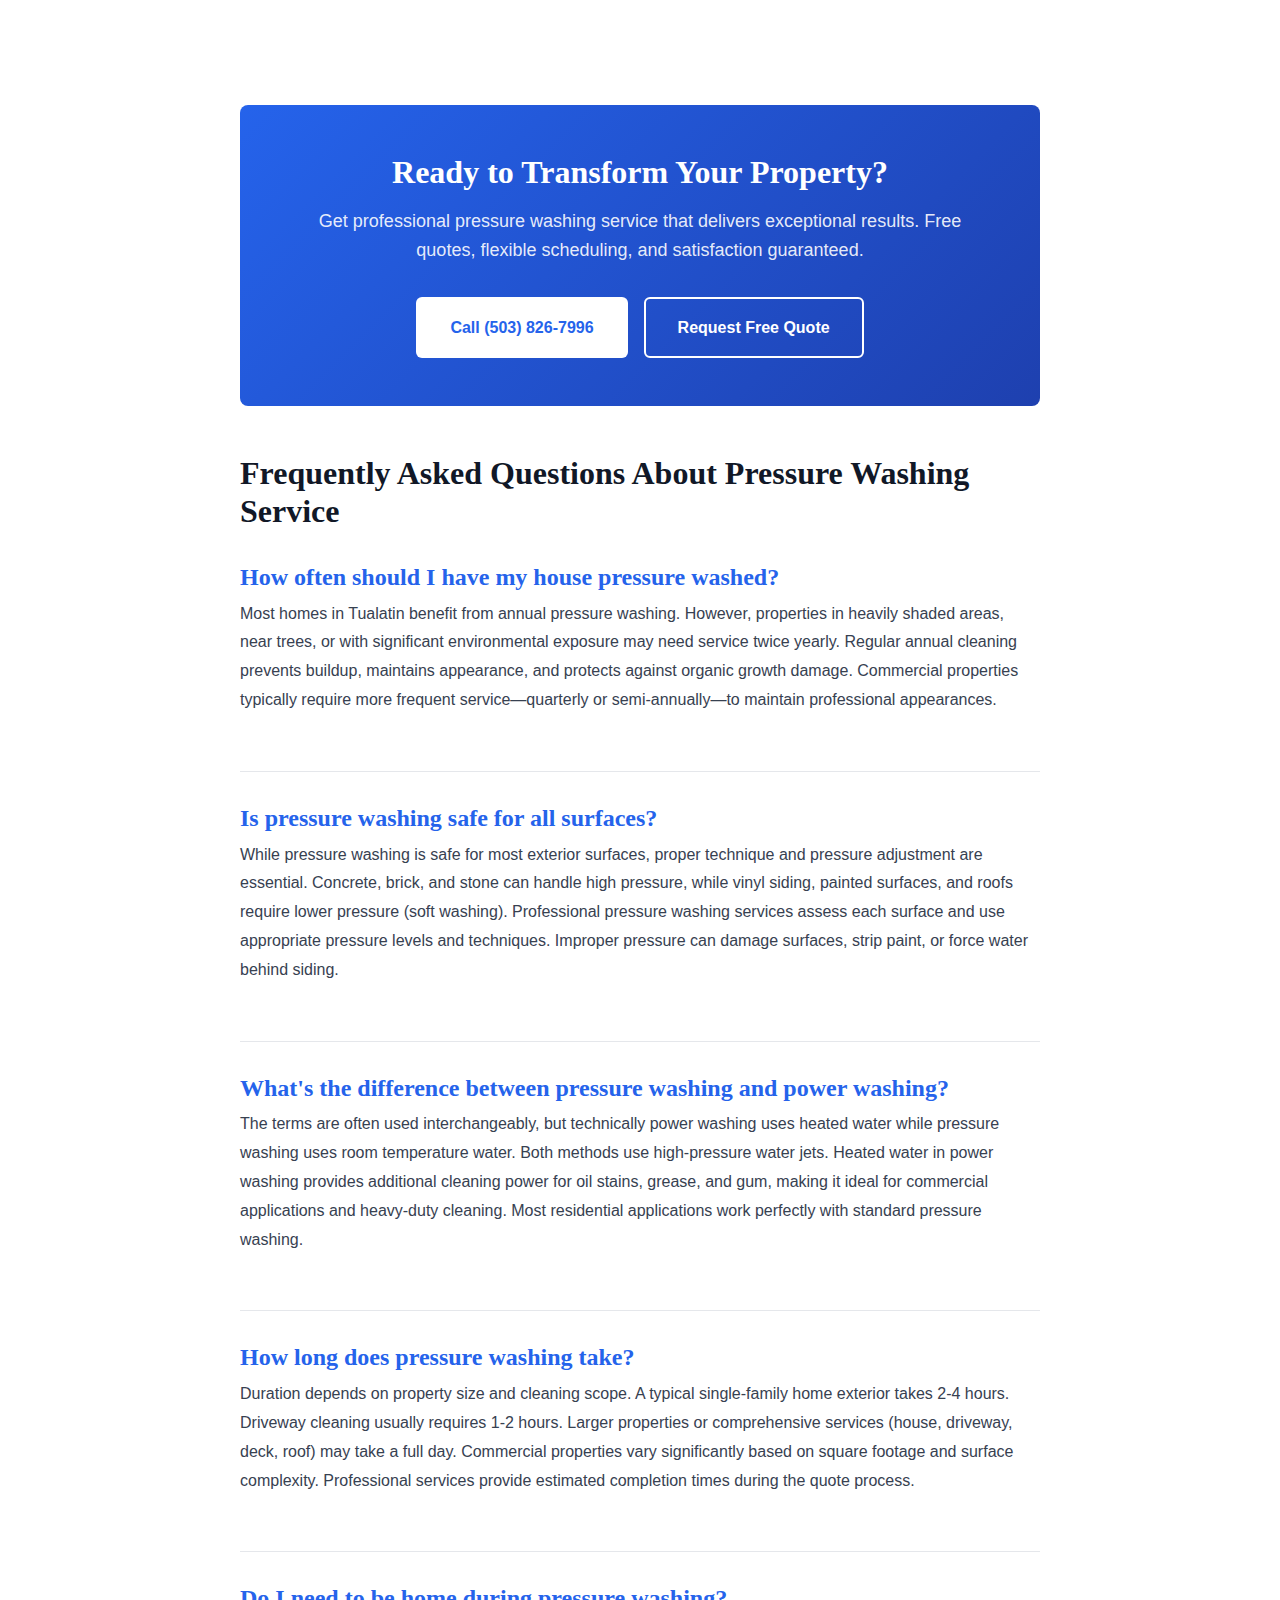
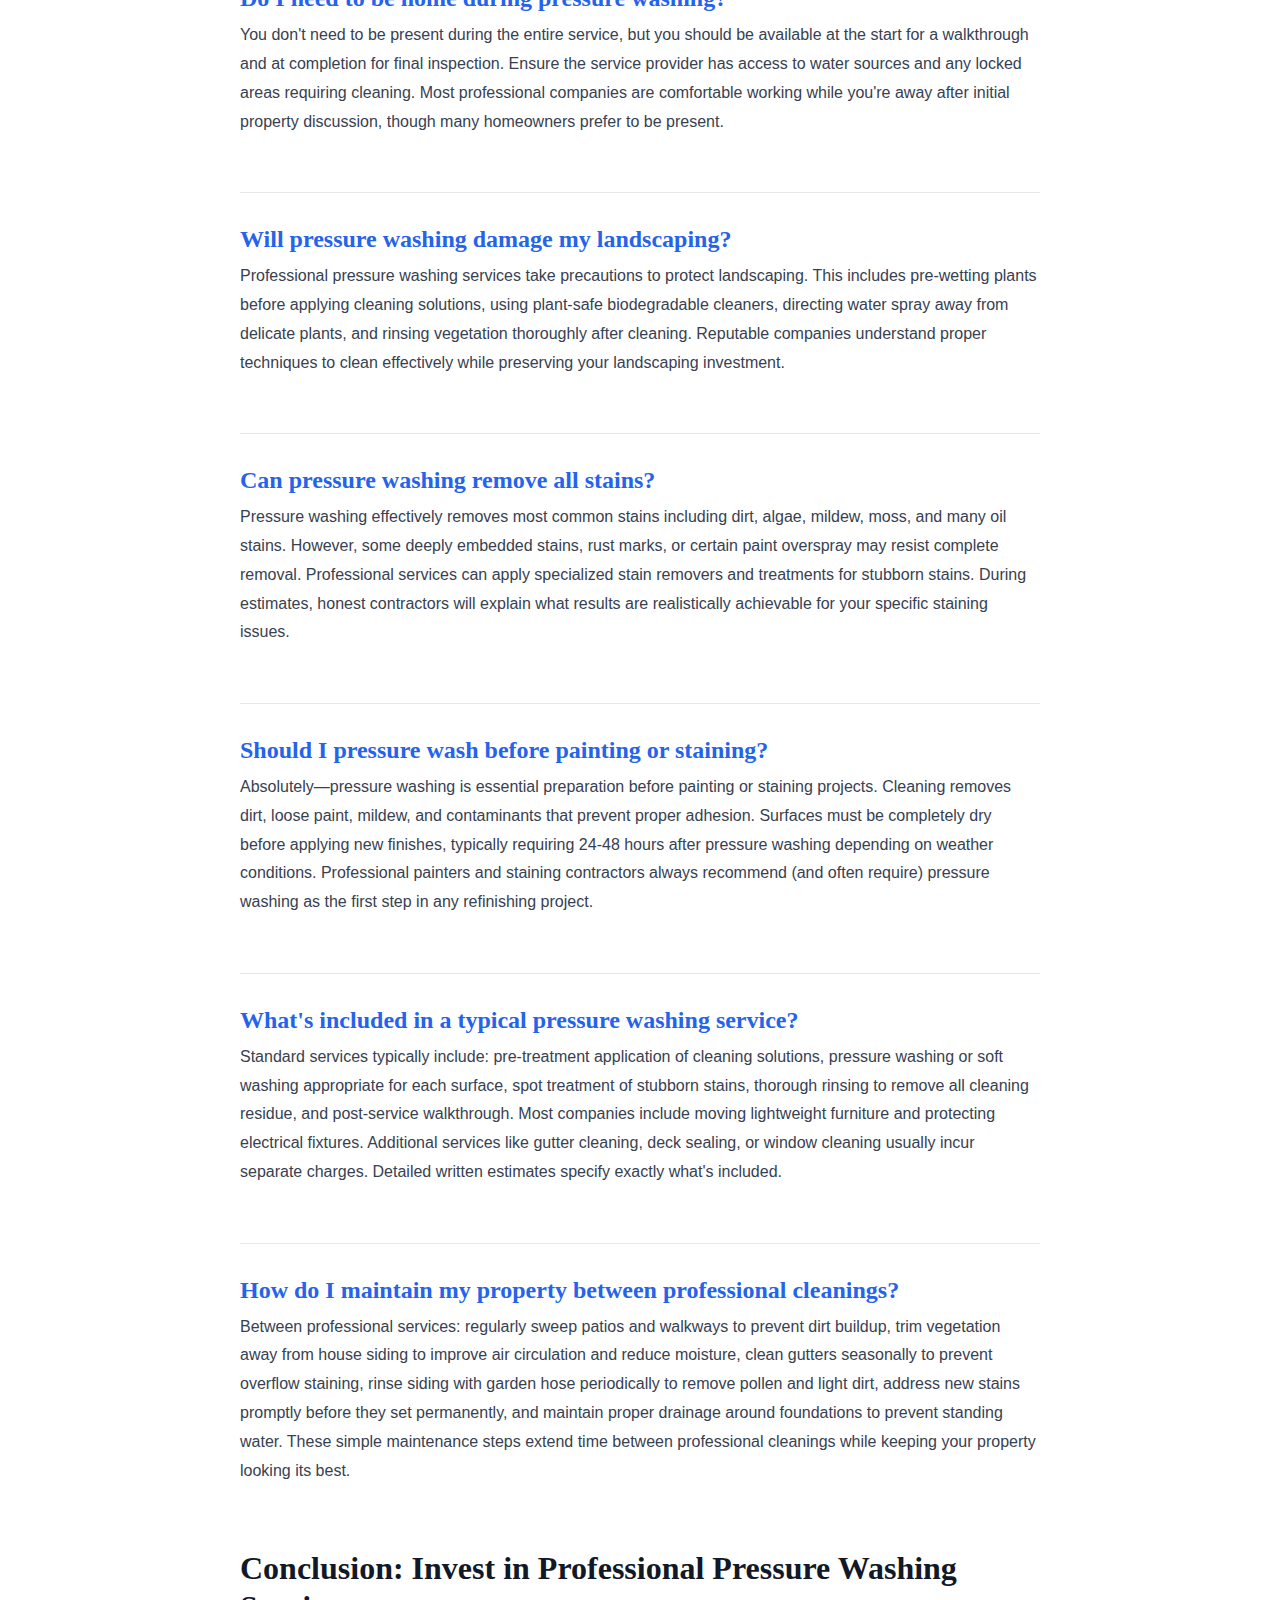
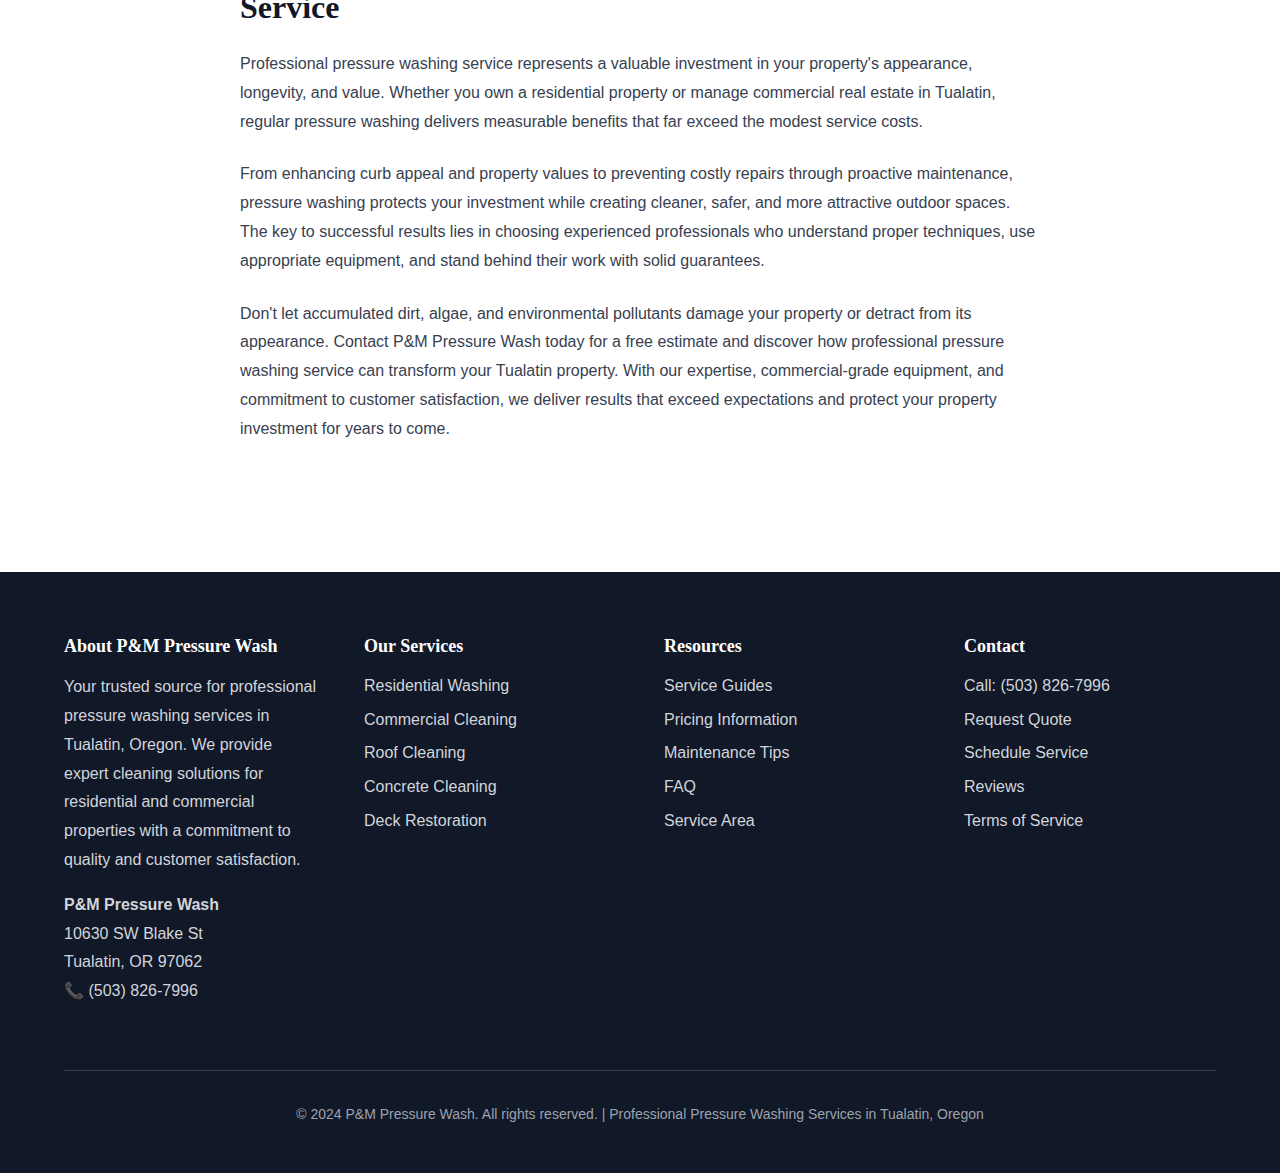
<file: Pressure-Washing-Service.html>
<!DOCTYPE html>
<html lang="en">
<head>
    <meta charset="UTF-8">
    <meta name="viewport" content="width=device-width, initial-scale=1.0">
    <meta name="description" content="Professional pressure washing service in Tualatin, OR. Expert house washing, driveway cleaning, roof washing, and commercial cleaning services. Get a free quote today!">
    <title>Pressure Washing Service Tualatin | P&M Pressure Wash | Expert Cleaning</title>
    <link rel="stylesheet" href="styles.css">
</head>
<body>
    <!-- Header -->
    <header class="site-header">
        <div class="container">
            <div class="header-content">
                <div class="logo-section">
                    <h1 class="site-title">P&M Pressure Wash</h1>
                    <p class="site-tagline">Professional Pressure Washing Services in Tualatin</p>
                </div>
                <nav class="main-nav">
                    <ul>
                        <li><a href="index.html">Home</a></li>
                        <li><a href="#services">Services</a></li>
                        <li><a href="#reviews">Reviews</a></li>
                        <li><a href="#guides">Guides</a></li>
                        <li><a href="#contact">Contact</a></li>
                    </ul>
                </nav>
            </div>
        </div>
    </header>

    <!-- Article Hero Section -->
    <article class="article-page">
        <section class="article-hero">
            <div class="container">
                <div class="article-header">
                    <div class="featured-badge">Complete Guide</div>
                    <h1 class="article-title">Professional Pressure Washing Service in Tualatin, OR</h1>
                    <div class="article-meta">
                        <span class="meta-item">
                            <svg class="icon" width="16" height="16" viewBox="0 0 16 16" fill="currentColor">
                                <path d="M8 0a8 8 0 1 1 0 16A8 8 0 0 1 8 0zM4.5 7.5a.5.5 0 0 0 0 1h5.793l-2.147 2.146a.5.5 0 0 0 .708.708l3-3a.5.5 0 0 0 0-.708l-3-3a.5.5 0 1 0-.708.708L10.293 7.5H4.5z"/>
                            </svg>
                            December 17, 2024
                        </span>
                        <span class="meta-item category">Service Guide</span>
                        <span class="meta-item rating">
                            <span class="stars">★★★★★</span>
                            <span class="rating-text">5.0/5.0</span>
                        </span>
                    </div>
                    <p class="article-excerpt">Complete guide to professional pressure washing services in Tualatin, Oregon. Learn about service types, pricing, techniques, and how to choose the right provider for your residential or commercial property.</p>
                </div>
            </div>
        </section>

        <!-- Article Content -->
        <section class="article-content">
            <div class="container">
                <div class="content-wrapper">

                    <!-- Introduction -->
                    <div class="content-section">
                        <p>When it comes to maintaining the exterior of your property in Tualatin, OR, professional <a href="https://pandmpressurewash.com/" target="_blank" rel="noopener">Pressure Washing Service</a> is essential for preserving your investment and enhancing curb appeal. Whether you own a residential property or manage a commercial building, regular pressure washing removes dirt, grime, mold, mildew, and environmental pollutants that accumulate over time. This comprehensive guide explores everything you need to know about pressure washing services, from understanding different techniques to choosing the right provider for your specific needs.</p>

                        <p>Pressure washing, also known as power washing, uses high-pressure water spray to clean surfaces effectively and efficiently. In Tualatin's Pacific Northwest climate, where moisture and mild temperatures create ideal conditions for algae, moss, and mold growth, professional pressure washing services are not just cosmetic—they're a crucial maintenance practice that protects your property's structural integrity and extends the lifespan of exterior surfaces.</p>
                    </div>

                    <!-- CTA Section -->
                    <section class="cta-section" style="background-color: var(--gray-100); padding: var(--spacing-2xl); border-radius: var(--radius-lg); margin: var(--spacing-2xl) 0;">
                        <div style="text-align: center;">
                            <h2 style="margin-bottom: var(--spacing-md);">Pressure Washing in Tualatin, OR</h2>
                            <p style="font-size: 1.125rem; color: var(--gray-600); margin-bottom: var(--spacing-xl);">Transform your property with professional pressure washing services from Tualatin's most trusted provider</p>
                            <div style="display: flex; gap: var(--spacing-md); justify-content: center; flex-wrap: wrap;">
                                <a href="tel:5038267996" class="btn btn-primary">Call (503) 826-7996</a>
                                <a href="https://pandmpressurewash.com/" class="btn btn-secondary" target="_blank" rel="noopener">Get A Free Quote</a>
                            </div>
                            <p style="margin-top: var(--spacing-md); font-size: 0.875rem; color: var(--gray-500);">★ Pressure Washing Service Tualatin, OR ★</p>
                        </div>
                    </section>

                    <!-- What is Pressure Washing Service -->
                    <div class="content-section">
                        <h2>What is a Pressure Washing Service?</h2>
                        <p>A professional pressure washing service involves using specialized equipment to clean exterior surfaces with high-pressure water jets. The process removes stubborn dirt, organic growth, and stains that regular cleaning methods cannot eliminate. Professional services combine expertise, commercial-grade equipment, and appropriate cleaning solutions to deliver safe and effective results.</p>

                        <div class="info-box info-box-info">
                            <h4 class="info-title">ℹ Professional vs DIY Pressure Washing</h4>
                            <p>While DIY pressure washing equipment is available for rent, professional services offer significant advantages: proper pressure adjustment for different surfaces, access to commercial cleaning solutions, insurance coverage for potential damage, expertise in preventing surface harm, and significantly faster completion times with superior results.</p>
                        </div>

                        <h3>Pressure Washing vs Soft Washing: Understanding the Difference</h3>
                        <p>Professional pressure washing services typically employ two primary methods, each suited for different applications:</p>

                        <table class="comparison-table" style="margin: var(--spacing-xl) 0;">
                            <thead>
                                <tr>
                                    <th>Method</th>
                                    <th>Pressure Level</th>
                                    <th>Best For</th>
                                    <th>Cleaning Agents</th>
                                </tr>
                            </thead>
                            <tbody>
                                <tr>
                                    <td><strong>Pressure Washing</strong></td>
                                    <td>2000-4000 PSI</td>
                                    <td>Concrete, driveways, decks, patios</td>
                                    <td>Optional detergents</td>
                                </tr>
                                <tr>
                                    <td><strong>Soft Washing</strong></td>
                                    <td>500-1000 PSI</td>
                                    <td>Roofs, siding, windows, painted surfaces</td>
                                    <td>Specialized cleaning solutions</td>
                                </tr>
                                <tr>
                                    <td><strong>Hot Water Washing</strong></td>
                                    <td>2000-3000 PSI</td>
                                    <td>Oil stains, grease, gum removal</td>
                                    <td>Heated water + detergents</td>
                                </tr>
                            </tbody>
                        </table>
                    </div>

                    <!-- Comprehensive Services -->
                    <div class="content-section">
                        <h2>Comprehensive Pressure Washing Services Available</h2>
                        <p>Quality <a href="https://share.google/v9B3XqNVNeyJv0a1L" target="_blank" rel="noopener">Pressure Washing Service</a> providers in Tualatin offer a wide range of cleaning solutions for both residential and commercial properties. Understanding what services are available helps you make informed decisions about your property maintenance needs.</p>

                        <h3>Residential Pressure Washing Services</h3>
                        <p>Homeowners in Tualatin benefit from comprehensive residential pressure washing that addresses all exterior cleaning needs:</p>

                        <ul style="list-style: disc; margin-left: var(--spacing-xl); margin-bottom: var(--spacing-lg);">
                            <li><strong>House Washing & Exterior Siding:</strong> Remove years of accumulated dirt, algae, and environmental pollutants from vinyl, wood, brick, and stucco siding. Proper house washing restores your home's original appearance and protects against organic growth damage.</li>
                            <li><strong>Roof Cleaning:</strong> Specialized soft washing techniques safely remove moss, algae, and black streaks from asphalt shingles, tile, and metal roofing without damaging protective granules or coatings.</li>
                            <li><strong>Driveway & Concrete Cleaning:</strong> High-pressure washing removes oil stains, tire marks, and embedded dirt from concrete driveways, walkways, and patios, restoring the original light color of your concrete surfaces.</li>
                            <li><strong>Deck & Fence Restoration:</strong> Pressure washing prepares wood decks and fences for staining or sealing by removing old finishes, mildew, and weathered wood fibers, revealing fresh wood underneath.</li>
                            <li><strong>Gutter Cleaning & Exterior:</strong> Comprehensive gutter cleaning removes debris from inside gutters while exterior gutter washing eliminates the characteristic black "tiger stripes" that develop on gutter faces.</li>
                            <li><strong>Window Cleaning:</strong> Low-pressure window washing removes dirt, pollen, and cobwebs from exterior window glass and frames without streaking or surface damage.</li>
                        </ul>

                        <h3>Commercial Pressure Washing Services</h3>
                        <p>Business owners and property managers require reliable commercial pressure washing services to maintain professional appearances and meet safety standards:</p>

                        <ul style="list-style: disc; margin-left: var(--spacing-xl); margin-bottom: var(--spacing-lg);">
                            <li><strong>Building Exterior Washing:</strong> Regular cleaning of commercial building exteriors maintains professional appearance, protects property value, and prevents deterioration from environmental pollutants.</li>
                            <li><strong>Parking Lot & Garage Cleaning:</strong> Remove oil stains, tire marks, and accumulated grime from parking surfaces. Clean parking areas improve safety by enhancing visibility of painted lines and reducing slip hazards.</li>
                            <li><strong>Storefront & Sidewalk Cleaning:</strong> Regular pressure washing of storefronts and sidewalks creates positive first impressions for customers and demonstrates commitment to property maintenance.</li>
                            <li><strong>Restaurant & Food Service Areas:</strong> Specialized cleaning of dumpster areas, grease trap areas, and outdoor dining spaces ensures health code compliance and eliminates odor-causing bacteria.</li>
                            <li><strong>Warehouse & Industrial Facilities:</strong> Heavy-duty pressure washing removes industrial residues, tire marks, and safety line refreshing for warehouse floors and loading dock areas.</li>
                            <li><strong>Multi-Unit Residential Properties:</strong> Scheduled cleaning services for apartment buildings, condominiums, and townhouse communities maintain property values and resident satisfaction.</li>
                        </ul>

                        <div class="info-box info-box-success">
                            <h4 class="info-title">✓ Benefits of Professional Service</h4>
                            <p>Professional pressure washing services deliver multiple benefits: enhanced curb appeal increases property values by 5-10%, preventive maintenance extends surface life by years, removal of harmful contaminants protects health, improved safety through slip hazard elimination, and preparation of surfaces for painting or staining projects.</p>
                        </div>
                    </div>

                    <!-- Pricing Information -->
                    <div class="content-section">
                        <h2>Pressure Washing Service Costs in Tualatin</h2>
                        <p>Understanding pressure washing service pricing helps you budget appropriately and compare quotes from different providers. Costs vary based on surface type, square footage, cleaning difficulty, and property accessibility.</p>

                        <h3>Typical Pressure Washing Service Pricing</h3>
                        <table class="comparison-table" style="margin: var(--spacing-xl) 0;">
                            <thead>
                                <tr>
                                    <th>Service Type</th>
                                    <th>Average Cost</th>
                                    <th>Pricing Method</th>
                                    <th>Time Required</th>
                                </tr>
                            </thead>
                            <tbody>
                                <tr>
                                    <td><strong>House Washing (2000 sq ft)</strong></td>
                                    <td>$200-$400</td>
                                    <td>Square footage</td>
                                    <td>2-4 hours</td>
                                </tr>
                                <tr>
                                    <td><strong>Driveway Cleaning</strong></td>
                                    <td>$100-$300</td>
                                    <td>Square footage</td>
                                    <td>1-2 hours</td>
                                </tr>
                                <tr>
                                    <td><strong>Roof Cleaning</strong></td>
                                    <td>$300-$600</td>
                                    <td>Square footage + pitch</td>
                                    <td>3-5 hours</td>
                                </tr>
                                <tr>
                                    <td><strong>Deck Cleaning & Sealing</strong></td>
                                    <td>$250-$500</td>
                                    <td>Square footage</td>
                                    <td>Full day</td>
                                </tr>
                                <tr>
                                    <td><strong>Fence Cleaning</strong></td>
                                    <td>$150-$350</td>
                                    <td>Linear feet</td>
                                    <td>2-3 hours</td>
                                </tr>
                                <tr>
                                    <td><strong>Commercial Building (per sq ft)</strong></td>
                                    <td>$0.15-$0.40/sq ft</td>
                                    <td>Square footage</td>
                                    <td>Varies</td>
                                </tr>
                                <tr>
                                    <td><strong>Parking Lot Cleaning</strong></td>
                                    <td>$0.10-$0.25/sq ft</td>
                                    <td>Square footage</td>
                                    <td>4-8 hours</td>
                                </tr>
                            </tbody>
                        </table>

                        <h3>Factors That Affect Pressure Washing Costs</h3>
                        <ul style="list-style: disc; margin-left: var(--spacing-xl); margin-bottom: var(--spacing-lg);">
                            <li><strong>Surface Size & Square Footage:</strong> Larger areas require more time, water, and cleaning solutions, directly impacting total costs.</li>
                            <li><strong>Cleaning Difficulty:</strong> Heavy staining, thick algae growth, or oil contamination requires additional time, specialized cleaners, and potentially multiple passes.</li>
                            <li><strong>Surface Type & Accessibility:</strong> Delicate surfaces requiring soft washing, two-story buildings needing extension equipment, or hard-to-reach areas increase labor and equipment costs.</li>
                            <li><strong>Additional Services:</strong> Services like gutter cleaning, deck sealing, or protective coatings add to base pressure washing costs but provide comprehensive property maintenance.</li>
                            <li><strong>Frequency & Contracts:</strong> Regular scheduled services often receive discounted rates compared to one-time cleanings, making maintenance programs cost-effective.</li>
                        </ul>

                        <div class="info-box info-box-warning">
                            <h4 class="info-title">⚠ Beware of Unusually Low Prices</h4>
                            <p>Extremely low pressure washing quotes often indicate inexperienced operators, inadequate insurance coverage, or use of incorrect techniques that may damage your property. Quality service providers carry proper insurance, use appropriate equipment, and charge fair rates that reflect their expertise and professionalism.</p>
                        </div>
                    </div>

                    <!-- Benefits & Techniques -->
                    <div class="content-section">
                        <h2>Benefits of Professional Pressure Washing Services</h2>
                        <p>Investing in professional <a href="https://maps.app.goo.gl/WBeVBT6ezCzqub3o7" target="_blank" rel="noopener">Pressure Washing Service</a> delivers numerous benefits beyond simple aesthetic improvement. Regular pressure washing protects your investment while providing immediate and long-term value.</p>

                        <h3>Enhanced Property Value & Curb Appeal</h3>
                        <p>Clean exterior surfaces dramatically improve your property's appearance. Studies show professionally cleaned homes sell faster and command prices 5-10% higher than comparable uncleaned properties. First impressions matter whether you're selling your home, attracting customers to your business, or simply taking pride in your property's appearance.</p>

                        <h3>Preventive Maintenance & Surface Protection</h3>
                        <p>Regular pressure washing removes harmful contaminants before they cause permanent damage. Algae, mold, and mildew don't just look unsightly—they actively deteriorate surfaces by retaining moisture and producing acidic compounds. Oil stains on concrete create slip hazards and penetrate deeper over time. Professional cleaning prevents these issues from becoming expensive repairs.</p>

                        <h3>Health & Safety Improvements</h3>
                        <p>Mold, mildew, and algae present legitimate health concerns, particularly for individuals with allergies or respiratory conditions. Pressure washing eliminates these allergens from your property's exterior, creating healthier outdoor living spaces. Additionally, removing slippery algae and moss from walkways, stairs, and driveways significantly reduces slip-and-fall risks.</p>

                        <h3>Preparation for Painting & Refinishing</h3>
                        <p>Proper surface preparation is essential for successful painting and staining projects. Pressure washing removes loose paint, dirt, and contaminants that prevent proper adhesion. Professional cleaning ensures paint and stain applications bond correctly, extending the life of your finish and preventing premature failure.</p>

                        <div class="info-box info-box-success">
                            <h4 class="info-title">✓ Environmental Benefits</h4>
                            <p>Professional pressure washing services use eco-friendly cleaning solutions and recapture methods that minimize environmental impact. Trained technicians apply appropriate water pressure and cleaning agents efficiently, using less water than extended DIY cleaning attempts while achieving superior results.</p>
                        </div>
                    </div>

                    <!-- How to Choose a Provider -->
                    <div class="content-section">
                        <h2>How to Choose the Best Pressure Washing Service Provider</h2>
                        <p>Selecting the right pressure washing service provider ensures quality results and protects your property from damage. Consider these essential factors when evaluating potential contractors:</p>

                        <h3>Verify Credentials & Insurance</h3>
                        <p>Legitimate pressure washing companies carry proper business licenses, liability insurance, and workers' compensation coverage. Request proof of insurance and verify coverage limits. Adequate insurance protects you from liability if accidents occur or property damage happens during service.</p>

                        <h3>Experience & Expertise</h3>
                        <p>Experienced pressure washing professionals understand how different surfaces respond to various pressure levels and cleaning solutions. Ask about the company's experience with your specific surface types and review examples of their previous work. Companies specializing in residential or commercial cleaning often provide better results in their area of expertise.</p>

                        <h3>Equipment & Methods</h3>
                        <p>Quality service providers use commercial-grade equipment with variable pressure controls and appropriate nozzles for different applications. Ask whether the company offers both high-pressure washing and soft washing services. The best providers assess your surfaces and recommend appropriate methods rather than using one-size-fits-all approaches.</p>

                        <h3>Reviews & References</h3>
                        <p>Check online reviews on Google, Yelp, and industry-specific platforms. Look for patterns in customer feedback regarding punctuality, professionalism, results quality, and problem resolution. Request references from previous customers with similar properties or cleaning needs.</p>

                        <h3>Written Estimates & Service Agreements</h3>
                        <p>Professional companies provide detailed written estimates specifying exactly what services are included, pricing structure, expected completion time, and payment terms. Avoid contractors who offer only verbal quotes or pressure you to commit immediately without proper documentation.</p>

                        <h3>Guarantees & Follow-Up Service</h3>
                        <p>Reputable pressure washing services stand behind their work with satisfaction guarantees. Ask about their policy if you're not satisfied with results or if issues develop shortly after service. Companies confident in their work readily address concerns and make things right.</p>
                    </div>

                    <!-- Maintenance Schedule -->
                    <div class="content-section">
                        <h2>Recommended Pressure Washing Maintenance Schedule</h2>
                        <p>Regular pressure washing maintains your property's appearance and prevents damage from accumulated contaminants. The ideal cleaning frequency depends on your property type, environmental exposure, and local climate conditions.</p>

                        <h3>Residential Property Maintenance</h3>
                        <ul style="list-style: disc; margin-left: var(--spacing-xl); margin-bottom: var(--spacing-lg);">
                            <li><strong>House Exterior:</strong> Annual pressure washing prevents buildup and maintains appearance. Properties in heavily shaded areas or near trees may benefit from semi-annual cleaning.</li>
                            <li><strong>Driveways & Walkways:</strong> Annual cleaning removes stains and prevents permanent discoloration. High-traffic areas may need attention 2-3 times annually.</li>
                            <li><strong>Decks & Patios:</strong> Annual cleaning before summer season prepares outdoor living spaces and removes winter accumulation. Reseal every 2-3 years after cleaning.</li>
                            <li><strong>Roofs:</strong> Clean every 2-3 years or when visible algae/moss appears. More frequent cleaning needed in heavily shaded areas or near overhanging trees.</li>
                        </ul>

                        <h3>Commercial Property Maintenance</h3>
                        <ul style="list-style: disc; margin-left: var(--spacing-xl); margin-bottom: var(--spacing-lg);">
                            <li><strong>Building Exteriors:</strong> Quarterly or semi-annual cleaning maintains professional appearance, especially for customer-facing businesses.</li>
                            <li><strong>Parking Areas:</strong> Quarterly cleaning prevents permanent staining and maintains clear safety markings. High-traffic areas may need monthly attention.</li>
                            <li><strong>Storefronts & Entryways:</strong> Monthly or bi-monthly cleaning creates positive first impressions and demonstrates attention to property care.</li>
                            <li><strong>Restaurant Exteriors:</strong> Monthly cleaning of dumpster areas and food service zones ensures health code compliance and odor control.</li>
                        </ul>

                        <div class="info-box info-box-info">
                            <h4 class="info-title">ℹ Best Time for Pressure Washing</h4>
                            <p>In Tualatin's climate, late spring through early fall provides optimal conditions for pressure washing. Warmer temperatures help surfaces dry quickly and prevent cleaning solutions from freezing. However, professional services can clean effectively year-round using appropriate techniques and timing.</p>
                        </div>
                    </div>

                    <!-- Company Profile Section -->
                    <div class="content-section">
                        <h2>P&M Pressure Wash: Your Trusted Tualatin Pressure Washing Service</h2>
                        <p>When searching for reliable <a href="https://juteakter965.github.io/P-M-Pressure-Wash-Pressure-Washing/Pressure-Washing-in-Tualatin.html" target="_blank" rel="noopener">Pressure Washing Service</a> in Tualatin, OR, P&M Pressure Wash delivers exceptional results with a commitment to customer satisfaction and quality workmanship. Our experienced team combines professional-grade equipment, proven techniques, and eco-friendly cleaning solutions to transform your property's appearance.</p>

                        <h3>Why Choose P&M Pressure Wash?</h3>
                        <ul style="list-style: disc; margin-left: var(--spacing-xl); margin-bottom: var(--spacing-lg);">
                            <li><strong>Local Expertise:</strong> Deep understanding of Tualatin's climate and common exterior cleaning challenges facing Pacific Northwest properties</li>
                            <li><strong>Comprehensive Services:</strong> Full range of residential and commercial pressure washing services for all property types and surfaces</li>
                            <li><strong>Professional Equipment:</strong> Commercial-grade pressure washers with variable controls, soft washing capabilities, and appropriate cleaning solutions</li>
                            <li><strong>Licensed & Insured:</strong> Fully licensed, bonded, and insured for your protection and peace of mind</li>
                            <li><strong>Satisfaction Guaranteed:</strong> We stand behind our work and ensure every customer is completely satisfied with results</li>
                            <li><strong>Eco-Friendly Solutions:</strong> Biodegradable cleaning products that are safe for your landscaping, pets, and family</li>
                            <li><strong>Transparent Pricing:</strong> Detailed written estimates with no hidden fees or surprise charges</li>
                            <li><strong>Flexible Scheduling:</strong> Convenient appointment times that work with your schedule, including weekend availability</li>
                        </ul>

                        <div class="info-box info-box-success" style="text-align: center;">
                            <h4 class="info-title">📞 Contact P&M Pressure Wash</h4>
                            <p style="margin-bottom: var(--spacing-md);"><strong>P&M Pressure Wash</strong><br>
                            10630 SW Blake St<br>
                            Tualatin, OR 97062</p>
                            <p style="font-size: 1.25rem; margin-bottom: var(--spacing-md);"><strong>Phone: <a href="tel:5038267996" style="color: var(--primary-color);">(503) 826-7996</a></strong></p>
                            <a href="https://pandmpressurewash.com/" class="btn btn-primary" target="_blank" rel="noopener">Get Your Free Quote Today</a>
                        </div>

                        <h3>Service Areas</h3>
                        <p>P&M Pressure Wash proudly serves Tualatin and surrounding communities including:</p>
                        <ul style="list-style: disc; margin-left: var(--spacing-xl); margin-bottom: var(--spacing-lg); columns: 2; column-gap: var(--spacing-xl);">
                            <li>Tualatin</li>
                            <li>Tigard</li>
                            <li>Lake Oswego</li>
                            <li>West Linn</li>
                            <li>Wilsonville</li>
                            <li>Sherwood</li>
                            <li>Durham</li>
                            <li>King City</li>
                        </ul>
                    </div>

                    <!-- Location Map -->
                    <div class="content-section">
                        <h2>Find Us in Tualatin</h2>
                        <p>Visit our Tualatin location or contact us to schedule your pressure washing service. We're conveniently located to serve all of Tualatin and surrounding areas with fast, reliable service.</p>
                        <div style="margin: var(--spacing-xl) 0;">
                            <iframe src="https://www.google.com/maps/embed?pb=!1m18!1m12!1m3!1d686092.1199061236!2d-124.00519209297698!3d45.344951998180484!2m3!1f0!2f0!3f0!3m2!1i1024!2i768!4f13.1!3m3!1m2!1s0x64ab724bcd2d65bf%3A0x36f4bd3710f51b34!2sP%26M%20Pressure%20Wash!5e1!3m2!1sen!2sus!4v1766007586217!5m2!1sen!2sus" width="100%" height="450" style="border:0; border-radius: var(--radius-lg);" allowfullscreen="" loading="lazy" referrerpolicy="no-referrer-when-downgrade"></iframe>
                        </div>
                    </div>

                    <!-- Final CTA Before FAQ -->
                    <section class="cta-section" style="background: linear-gradient(135deg, var(--primary-color) 0%, var(--primary-dark) 100%); color: var(--white); padding: var(--spacing-2xl); border-radius: var(--radius-lg); margin: var(--spacing-2xl) 0; text-align: center;">
                        <h2 style="color: var(--white); margin-bottom: var(--spacing-md);">Ready to Transform Your Property?</h2>
                        <p style="font-size: 1.125rem; margin-bottom: var(--spacing-xl); color: rgba(255,255,255,0.9);">Get professional pressure washing service that delivers exceptional results. Free quotes, flexible scheduling, and satisfaction guaranteed.</p>
                        <div style="display: flex; gap: var(--spacing-md); justify-content: center; flex-wrap: wrap;">
                            <a href="tel:5038267996" class="btn" style="background-color: var(--white); color: var(--primary-color);">Call (503) 826-7996</a>
                            <a href="https://pandmpressurewash.com/" class="btn" style="background-color: transparent; color: var(--white); border: 2px solid var(--white);" target="_blank" rel="noopener">Request Free Quote</a>
                        </div>
                    </section>

                    <!-- FAQ Section -->
                    <div class="content-section">
                        <h2>Frequently Asked Questions About Pressure Washing Service</h2>

                        <div class="faq-item" style="margin-bottom: var(--spacing-xl); padding-bottom: var(--spacing-xl); border-bottom: 1px solid var(--gray-200);">
                            <h3 style="color: var(--primary-color); margin-bottom: var(--spacing-sm);">How often should I have my house pressure washed?</h3>
                            <p>Most homes in Tualatin benefit from annual pressure washing. However, properties in heavily shaded areas, near trees, or with significant environmental exposure may need service twice yearly. Regular annual cleaning prevents buildup, maintains appearance, and protects against organic growth damage. Commercial properties typically require more frequent service—quarterly or semi-annually—to maintain professional appearances.</p>
                        </div>

                        <div class="faq-item" style="margin-bottom: var(--spacing-xl); padding-bottom: var(--spacing-xl); border-bottom: 1px solid var(--gray-200);">
                            <h3 style="color: var(--primary-color); margin-bottom: var(--spacing-sm);">Is pressure washing safe for all surfaces?</h3>
                            <p>While pressure washing is safe for most exterior surfaces, proper technique and pressure adjustment are essential. Concrete, brick, and stone can handle high pressure, while vinyl siding, painted surfaces, and roofs require lower pressure (soft washing). Professional pressure washing services assess each surface and use appropriate pressure levels and techniques. Improper pressure can damage surfaces, strip paint, or force water behind siding.</p>
                        </div>

                        <div class="faq-item" style="margin-bottom: var(--spacing-xl); padding-bottom: var(--spacing-xl); border-bottom: 1px solid var(--gray-200);">
                            <h3 style="color: var(--primary-color); margin-bottom: var(--spacing-sm);">What's the difference between pressure washing and power washing?</h3>
                            <p>The terms are often used interchangeably, but technically power washing uses heated water while pressure washing uses room temperature water. Both methods use high-pressure water jets. Heated water in power washing provides additional cleaning power for oil stains, grease, and gum, making it ideal for commercial applications and heavy-duty cleaning. Most residential applications work perfectly with standard pressure washing.</p>
                        </div>

                        <div class="faq-item" style="margin-bottom: var(--spacing-xl); padding-bottom: var(--spacing-xl); border-bottom: 1px solid var(--gray-200);">
                            <h3 style="color: var(--primary-color); margin-bottom: var(--spacing-sm);">How long does pressure washing take?</h3>
                            <p>Duration depends on property size and cleaning scope. A typical single-family home exterior takes 2-4 hours. Driveway cleaning usually requires 1-2 hours. Larger properties or comprehensive services (house, driveway, deck, roof) may take a full day. Commercial properties vary significantly based on square footage and surface complexity. Professional services provide estimated completion times during the quote process.</p>
                        </div>

                        <div class="faq-item" style="margin-bottom: var(--spacing-xl); padding-bottom: var(--spacing-xl); border-bottom: 1px solid var(--gray-200);">
                            <h3 style="color: var(--primary-color); margin-bottom: var(--spacing-sm);">Do I need to be home during pressure washing?</h3>
                            <p>You don't need to be present during the entire service, but you should be available at the start for a walkthrough and at completion for final inspection. Ensure the service provider has access to water sources and any locked areas requiring cleaning. Most professional companies are comfortable working while you're away after initial property discussion, though many homeowners prefer to be present.</p>
                        </div>

                        <div class="faq-item" style="margin-bottom: var(--spacing-xl); padding-bottom: var(--spacing-xl); border-bottom: 1px solid var(--gray-200);">
                            <h3 style="color: var(--primary-color); margin-bottom: var(--spacing-sm);">Will pressure washing damage my landscaping?</h3>
                            <p>Professional pressure washing services take precautions to protect landscaping. This includes pre-wetting plants before applying cleaning solutions, using plant-safe biodegradable cleaners, directing water spray away from delicate plants, and rinsing vegetation thoroughly after cleaning. Reputable companies understand proper techniques to clean effectively while preserving your landscaping investment.</p>
                        </div>

                        <div class="faq-item" style="margin-bottom: var(--spacing-xl); padding-bottom: var(--spacing-xl); border-bottom: 1px solid var(--gray-200);">
                            <h3 style="color: var(--primary-color); margin-bottom: var(--spacing-sm);">Can pressure washing remove all stains?</h3>
                            <p>Pressure washing effectively removes most common stains including dirt, algae, mildew, moss, and many oil stains. However, some deeply embedded stains, rust marks, or certain paint overspray may resist complete removal. Professional services can apply specialized stain removers and treatments for stubborn stains. During estimates, honest contractors will explain what results are realistically achievable for your specific staining issues.</p>
                        </div>

                        <div class="faq-item" style="margin-bottom: var(--spacing-xl); padding-bottom: var(--spacing-xl); border-bottom: 1px solid var(--gray-200);">
                            <h3 style="color: var(--primary-color); margin-bottom: var(--spacing-sm);">Should I pressure wash before painting or staining?</h3>
                            <p>Absolutely—pressure washing is essential preparation before painting or staining projects. Cleaning removes dirt, loose paint, mildew, and contaminants that prevent proper adhesion. Surfaces must be completely dry before applying new finishes, typically requiring 24-48 hours after pressure washing depending on weather conditions. Professional painters and staining contractors always recommend (and often require) pressure washing as the first step in any refinishing project.</p>
                        </div>

                        <div class="faq-item" style="margin-bottom: var(--spacing-xl); padding-bottom: var(--spacing-xl); border-bottom: 1px solid var(--gray-200);">
                            <h3 style="color: var(--primary-color); margin-bottom: var(--spacing-sm);">What's included in a typical pressure washing service?</h3>
                            <p>Standard services typically include: pre-treatment application of cleaning solutions, pressure washing or soft washing appropriate for each surface, spot treatment of stubborn stains, thorough rinsing to remove all cleaning residue, and post-service walkthrough. Most companies include moving lightweight furniture and protecting electrical fixtures. Additional services like gutter cleaning, deck sealing, or window cleaning usually incur separate charges. Detailed written estimates specify exactly what's included.</p>
                        </div>

                        <div class="faq-item" style="margin-bottom: var(--spacing-xl);">
                            <h3 style="color: var(--primary-color); margin-bottom: var(--spacing-sm);">How do I maintain my property between professional cleanings?</h3>
                            <p>Between professional services: regularly sweep patios and walkways to prevent dirt buildup, trim vegetation away from house siding to improve air circulation and reduce moisture, clean gutters seasonally to prevent overflow staining, rinse siding with garden hose periodically to remove pollen and light dirt, address new stains promptly before they set permanently, and maintain proper drainage around foundations to prevent standing water. These simple maintenance steps extend time between professional cleanings while keeping your property looking its best.</p>
                        </div>
                    </div>

                    <!-- Conclusion -->
                    <div class="content-section">
                        <h2>Conclusion: Invest in Professional Pressure Washing Service</h2>
                        <p>Professional pressure washing service represents a valuable investment in your property's appearance, longevity, and value. Whether you own a residential property or manage commercial real estate in Tualatin, regular pressure washing delivers measurable benefits that far exceed the modest service costs.</p>

                        <p>From enhancing curb appeal and property values to preventing costly repairs through proactive maintenance, pressure washing protects your investment while creating cleaner, safer, and more attractive outdoor spaces. The key to successful results lies in choosing experienced professionals who understand proper techniques, use appropriate equipment, and stand behind their work with solid guarantees.</p>

                        <p>Don't let accumulated dirt, algae, and environmental pollutants damage your property or detract from its appearance. Contact P&M Pressure Wash today for a free estimate and discover how professional pressure washing service can transform your Tualatin property. With our expertise, commercial-grade equipment, and commitment to customer satisfaction, we deliver results that exceed expectations and protect your property investment for years to come.</p>
                    </div>

                </div>
            </div>
        </section>
    </article>

    <!-- Footer -->
    <footer class="site-footer">
        <div class="container">
            <div class="footer-content">
                <div class="footer-section">
                    <h4 class="footer-title">About P&M Pressure Wash</h4>
                    <p class="footer-text">Your trusted source for professional pressure washing services in Tualatin, Oregon. We provide expert cleaning solutions for residential and commercial properties with a commitment to quality and customer satisfaction.</p>
                    <p class="footer-text" style="margin-top: var(--spacing-md);"><strong>P&M Pressure Wash</strong><br>
                    10630 SW Blake St<br>
                    Tualatin, OR 97062<br>
                    📞 (503) 826-7996</p>
                </div>

                <div class="footer-section">
                    <h4 class="footer-title">Our Services</h4>
                    <ul class="footer-links">
                        <li><a href="#">Residential Washing</a></li>
                        <li><a href="#">Commercial Cleaning</a></li>
                        <li><a href="#">Roof Cleaning</a></li>
                        <li><a href="#">Concrete Cleaning</a></li>
                        <li><a href="#">Deck Restoration</a></li>
                    </ul>
                </div>

                <div class="footer-section">
                    <h4 class="footer-title">Resources</h4>
                    <ul class="footer-links">
                        <li><a href="#">Service Guides</a></li>
                        <li><a href="#">Pricing Information</a></li>
                        <li><a href="#">Maintenance Tips</a></li>
                        <li><a href="#">FAQ</a></li>
                        <li><a href="#">Service Area</a></li>
                    </ul>
                </div>

                <div class="footer-section">
                    <h4 class="footer-title">Contact</h4>
                    <ul class="footer-links">
                        <li><a href="tel:5038267996">Call: (503) 826-7996</a></li>
                        <li><a href="https://pandmpressurewash.com/" target="_blank" rel="noopener">Request Quote</a></li>
                        <li><a href="#">Schedule Service</a></li>
                        <li><a href="#">Reviews</a></li>
                        <li><a href="#">Terms of Service</a></li>
                    </ul>
                </div>
            </div>

            <div class="footer-bottom">
                <p>&copy; 2024 P&M Pressure Wash. All rights reserved. | Professional Pressure Washing Services in Tualatin, Oregon</p>
            </div>
        </div>
    </footer>

    <style>
        /* Additional Article-Specific Styles */
        .article-page {
            background-color: var(--white);
        }

        .article-hero {
            background: linear-gradient(to bottom, var(--gray-100) 0%, var(--white) 100%);
            padding: var(--spacing-2xl) 0;
        }

        .article-header {
            max-width: 800px;
            margin: 0 auto;
            text-align: center;
        }

        .article-title {
            font-size: 2.5rem;
            margin-bottom: var(--spacing-lg);
            line-height: 1.2;
        }

        .article-excerpt {
            font-size: 1.125rem;
            color: var(--gray-600);
            line-height: 1.8;
        }

        .article-content {
            padding: var(--spacing-3xl) 0;
        }

        .content-wrapper {
            max-width: 800px;
            margin: 0 auto;
        }

        .content-section {
            margin-bottom: var(--spacing-3xl);
        }

        .content-section h2 {
            font-size: 2rem;
            margin-top: var(--spacing-2xl);
            margin-bottom: var(--spacing-lg);
            color: var(--gray-900);
        }

        .content-section h3 {
            font-size: 1.5rem;
            margin-top: var(--spacing-xl);
            margin-bottom: var(--spacing-md);
            color: var(--gray-800);
        }

        .content-section p {
            margin-bottom: var(--spacing-lg);
            line-height: 1.8;
            color: var(--gray-700);
        }

        .content-section ul li {
            margin-bottom: var(--spacing-md);
            line-height: 1.7;
            color: var(--gray-700);
        }

        @media (max-width: 768px) {
            .article-title {
                font-size: 1.75rem;
            }

            .content-section h2 {
                font-size: 1.5rem;
            }

            .content-section h3 {
                font-size: 1.25rem;
            }
        }
    </style>
</body>
</html>
</file>
<file: styles.css>
/* ===================================
   CSS Variables for Theming
   =================================== */
:root {
    /* Color Palette */
    --primary-color: #2563eb;
    --primary-dark: #1e40af;
    --primary-light: #3b82f6;
    --secondary-color: #64748b;
    --secondary-dark: #475569;
    --secondary-light: #94a3b8;

    /* Neutrals */
    --white: #ffffff;
    --black: #000000;
    --gray-50: #f9fafb;
    --gray-100: #f3f4f6;
    --gray-200: #e5e7eb;
    --gray-300: #d1d5db;
    --gray-400: #9ca3af;
    --gray-500: #6b7280;
    --gray-600: #4b5563;
    --gray-700: #374151;
    --gray-800: #1f2937;
    --gray-900: #111827;

    /* Semantic Colors */
    --success-color: #10b981;
    --success-light: #d1fae5;
    --warning-color: #f59e0b;
    --warning-light: #fef3c7;
    --info-color: #3b82f6;
    --info-light: #dbeafe;
    --danger-color: #ef4444;

    /* Star Rating */
    --star-color: #fbbf24;

    /* Typography */
    --font-primary: -apple-system, BlinkMacSystemFont, 'Segoe UI', Roboto, 'Helvetica Neue', Arial, sans-serif;
    --font-heading: Georgia, 'Times New Roman', serif;

    /* Spacing */
    --spacing-xs: 0.25rem;
    --spacing-sm: 0.5rem;
    --spacing-md: 1rem;
    --spacing-lg: 1.5rem;
    --spacing-xl: 2rem;
    --spacing-2xl: 3rem;
    --spacing-3xl: 4rem;

    /* Shadows */
    --shadow-sm: 0 1px 2px 0 rgba(0, 0, 0, 0.05);
    --shadow-md: 0 4px 6px -1px rgba(0, 0, 0, 0.1), 0 2px 4px -1px rgba(0, 0, 0, 0.06);
    --shadow-lg: 0 10px 15px -3px rgba(0, 0, 0, 0.1), 0 4px 6px -2px rgba(0, 0, 0, 0.05);
    --shadow-xl: 0 20px 25px -5px rgba(0, 0, 0, 0.1), 0 10px 10px -5px rgba(0, 0, 0, 0.04);

    /* Border Radius */
    --radius-sm: 0.25rem;
    --radius-md: 0.375rem;
    --radius-lg: 0.5rem;
    --radius-xl: 0.75rem;

    /* Transitions */
    --transition-fast: 150ms ease-in-out;
    --transition-normal: 300ms ease-in-out;
    --transition-slow: 500ms ease-in-out;

    /* Layout */
    --container-width: 1200px;
}

/* ===================================
   CSS Reset & Base Styles
   =================================== */
* {
    margin: 0;
    padding: 0;
    box-sizing: border-box;
}

html {
    scroll-behavior: smooth;
}

body {
    font-family: var(--font-primary);
    font-size: 16px;
    line-height: 1.6;
    color: var(--gray-800);
    background-color: var(--gray-50);
}

h1, h2, h3, h4, h5, h6 {
    font-family: var(--font-heading);
    font-weight: 600;
    line-height: 1.2;
    color: var(--gray-900);
    margin-bottom: var(--spacing-md);
}

h1 { font-size: 2.5rem; }
h2 { font-size: 2rem; }
h3 { font-size: 1.5rem; }
h4 { font-size: 1.25rem; }
h5 { font-size: 1.125rem; }
h6 { font-size: 1rem; }

p {
    margin-bottom: var(--spacing-md);
}

a {
    color: var(--primary-color);
    text-decoration: none;
    transition: color var(--transition-fast);
}

a:hover {
    color: var(--primary-dark);
}

ul, ol {
    list-style: none;
}

img {
    max-width: 100%;
    height: auto;
    display: block;
}

/* ===================================
   Container & Layout
   =================================== */
.container {
    max-width: var(--container-width);
    margin: 0 auto;
    padding: 0 var(--spacing-lg);
}

/* ===================================
   Header Styles
   =================================== */
.site-header {
    background: linear-gradient(135deg, var(--primary-color) 0%, var(--primary-dark) 100%);
    color: var(--white);
    padding: var(--spacing-xl) 0;
    box-shadow: var(--shadow-md);
}

.header-content {
    display: flex;
    justify-content: space-between;
    align-items: center;
    flex-wrap: wrap;
    gap: var(--spacing-lg);
}

.logo-section {
    flex: 1;
}

.site-title {
    color: var(--white);
    font-size: 2.25rem;
    margin-bottom: var(--spacing-sm);
}

.site-tagline {
    color: rgba(255, 255, 255, 0.9);
    font-size: 1rem;
    font-weight: 400;
}

.main-nav ul {
    display: flex;
    gap: var(--spacing-lg);
}

.main-nav a {
    color: var(--white);
    font-weight: 500;
    padding: var(--spacing-sm) var(--spacing-md);
    border-radius: var(--radius-md);
    transition: background-color var(--transition-fast);
}

.main-nav a:hover,
.main-nav a.active {
    background-color: rgba(255, 255, 255, 0.15);
}

/* ===================================
   Featured Article Section
   =================================== */
.featured-section {
    background: linear-gradient(to bottom, var(--white) 0%, var(--gray-100) 100%);
    padding: var(--spacing-3xl) 0;
}

.featured-article {
    max-width: 800px;
    margin: 0 auto;
    text-align: center;
}

.featured-badge {
    display: inline-block;
    background-color: var(--primary-color);
    color: var(--white);
    padding: var(--spacing-sm) var(--spacing-lg);
    border-radius: var(--radius-xl);
    font-size: 0.875rem;
    font-weight: 600;
    text-transform: uppercase;
    letter-spacing: 0.5px;
    margin-bottom: var(--spacing-lg);
}

.featured-title {
    font-size: 2.5rem;
    margin-bottom: var(--spacing-lg);
}

.article-meta {
    display: flex;
    justify-content: center;
    align-items: center;
    flex-wrap: wrap;
    gap: var(--spacing-lg);
    margin-bottom: var(--spacing-xl);
    color: var(--gray-600);
    font-size: 0.875rem;
}

.meta-item {
    display: flex;
    align-items: center;
    gap: var(--spacing-xs);
}

.meta-item.category {
    background-color: var(--gray-200);
    padding: var(--spacing-xs) var(--spacing-md);
    border-radius: var(--radius-md);
    font-weight: 500;
}

.meta-item.rating {
    color: var(--gray-700);
    font-weight: 600;
}

.icon {
    display: inline-block;
    vertical-align: middle;
}

.stars {
    color: var(--star-color);
    font-size: 1rem;
    letter-spacing: 1px;
}

.rating-text {
    color: var(--gray-700);
    font-weight: 600;
    margin-left: var(--spacing-xs);
}

.featured-excerpt {
    font-size: 1.125rem;
    color: var(--gray-600);
    line-height: 1.8;
    margin-bottom: var(--spacing-xl);
}

/* ===================================
   Button Styles
   =================================== */
.btn {
    display: inline-block;
    padding: var(--spacing-md) var(--spacing-xl);
    border-radius: var(--radius-md);
    font-weight: 600;
    font-size: 1rem;
    text-align: center;
    cursor: pointer;
    transition: all var(--transition-fast);
    border: 2px solid transparent;
}

.btn-primary {
    background-color: var(--primary-color);
    color: var(--white);
}

.btn-primary:hover {
    background-color: var(--primary-dark);
    transform: translateY(-2px);
    box-shadow: var(--shadow-md);
}

.btn-secondary {
    background-color: var(--white);
    color: var(--primary-color);
    border-color: var(--gray-300);
}

.btn-secondary:hover {
    background-color: var(--gray-50);
    border-color: var(--primary-color);
    transform: translateY(-2px);
    box-shadow: var(--shadow-md);
}

/* ===================================
   Section Styles
   =================================== */
.reviews-section,
.categories-section,
.top-rated-section,
.info-section {
    padding: var(--spacing-3xl) 0;
}

.section-header {
    text-align: center;
    margin-bottom: var(--spacing-2xl);
}

.section-title {
    font-size: 2.25rem;
    margin-bottom: var(--spacing-md);
}

.section-subtitle {
    font-size: 1.125rem;
    color: var(--gray-600);
}

/* ===================================
   Reviews Grid
   =================================== */
.reviews-grid {
    display: grid;
    grid-template-columns: repeat(auto-fill, minmax(350px, 1fr));
    gap: var(--spacing-xl);
    margin-bottom: var(--spacing-2xl);
}

.review-card {
    background-color: var(--white);
    border-radius: var(--radius-lg);
    padding: var(--spacing-xl);
    box-shadow: var(--shadow-md);
    transition: all var(--transition-normal);
    display: flex;
    flex-direction: column;
}

.review-card:hover {
    transform: translateY(-5px);
    box-shadow: var(--shadow-xl);
}

.card-header {
    display: flex;
    gap: var(--spacing-sm);
    margin-bottom: var(--spacing-md);
    flex-wrap: wrap;
}

.badge {
    display: inline-block;
    padding: var(--spacing-xs) var(--spacing-md);
    border-radius: var(--radius-md);
    font-size: 0.75rem;
    font-weight: 600;
    text-transform: uppercase;
    letter-spacing: 0.5px;
}

.badge-new {
    background-color: var(--success-light);
    color: var(--success-color);
}

.badge-category {
    background-color: var(--info-light);
    color: var(--info-color);
}

.card-title {
    font-size: 1.25rem;
    margin-bottom: var(--spacing-md);
    color: var(--gray-900);
}

.card-rating {
    display: flex;
    align-items: center;
    gap: var(--spacing-sm);
    margin-bottom: var(--spacing-md);
}

.rating-value {
    color: var(--gray-700);
    font-weight: 600;
    font-size: 0.875rem;
}

.card-excerpt {
    color: var(--gray-600);
    line-height: 1.7;
    margin-bottom: var(--spacing-lg);
    flex-grow: 1;
}

.card-meta {
    display: flex;
    justify-content: space-between;
    align-items: center;
    padding-top: var(--spacing-md);
    border-top: 1px solid var(--gray-200);
    margin-bottom: var(--spacing-md);
    font-size: 0.875rem;
    color: var(--gray-500);
}

/* ===================================
   Categories Grid
   =================================== */
.categories-grid {
    display: grid;
    grid-template-columns: repeat(auto-fit, minmax(250px, 1fr));
    gap: var(--spacing-lg);
}

.category-card {
    background-color: var(--white);
    border-radius: var(--radius-lg);
    padding: var(--spacing-xl);
    text-align: center;
    box-shadow: var(--shadow-md);
    transition: all var(--transition-normal);
}

.category-card:hover {
    transform: translateY(-5px);
    box-shadow: var(--shadow-xl);
    background-color: var(--primary-color);
    color: var(--white);
}

.category-card:hover .category-title,
.category-card:hover .category-description {
    color: var(--white);
}

.category-card:hover .category-link {
    color: var(--white);
}

.category-icon {
    font-size: 3rem;
    margin-bottom: var(--spacing-md);
}

.category-title {
    font-size: 1.25rem;
    margin-bottom: var(--spacing-sm);
    color: var(--gray-900);
}

.category-description {
    color: var(--gray-600);
    margin-bottom: var(--spacing-md);
}

.category-link {
    color: var(--primary-color);
    font-weight: 600;
    transition: color var(--transition-fast);
}

/* ===================================
   Top-Rated Section
   =================================== */
.top-rated-grid {
    display: grid;
    gap: var(--spacing-lg);
    margin-bottom: var(--spacing-2xl);
}

.rank-card {
    background-color: var(--white);
    border-radius: var(--radius-lg);
    padding: var(--spacing-xl);
    box-shadow: var(--shadow-md);
    display: flex;
    align-items: center;
    gap: var(--spacing-xl);
    transition: all var(--transition-normal);
}

.rank-card:hover {
    transform: translateX(5px);
    box-shadow: var(--shadow-xl);
}

.rank-badge {
    width: 60px;
    height: 60px;
    border-radius: 50%;
    display: flex;
    align-items: center;
    justify-content: center;
    flex-shrink: 0;
    font-size: 1.5rem;
    font-weight: 700;
    color: var(--white);
}

.rank-badge.gold {
    background: linear-gradient(135deg, #ffd700 0%, #ffed4e 100%);
    box-shadow: 0 4px 15px rgba(255, 215, 0, 0.4);
}

.rank-badge.silver {
    background: linear-gradient(135deg, #c0c0c0 0%, #e8e8e8 100%);
    box-shadow: 0 4px 15px rgba(192, 192, 192, 0.4);
}

.rank-badge.bronze {
    background: linear-gradient(135deg, #cd7f32 0%, #e8a87c 100%);
    box-shadow: 0 4px 15px rgba(205, 127, 50, 0.4);
}

.rank-content {
    flex: 1;
}

.rank-title {
    font-size: 1.5rem;
    margin-bottom: var(--spacing-sm);
}

.rank-rating {
    display: flex;
    align-items: center;
    gap: var(--spacing-sm);
    margin-bottom: var(--spacing-md);
}

.review-count {
    color: var(--gray-500);
    font-size: 0.875rem;
}

.rank-features {
    display: flex;
    gap: var(--spacing-sm);
    flex-wrap: wrap;
}

.feature-tag {
    display: inline-block;
    padding: var(--spacing-xs) var(--spacing-md);
    background-color: var(--gray-100);
    color: var(--gray-700);
    border-radius: var(--radius-md);
    font-size: 0.875rem;
    font-weight: 500;
}

/* ===================================
   Comparison Table
   =================================== */
.comparison-table-wrapper {
    background-color: var(--white);
    border-radius: var(--radius-lg);
    padding: var(--spacing-xl);
    box-shadow: var(--shadow-md);
    overflow-x: auto;
}

.table-title {
    margin-bottom: var(--spacing-lg);
    text-align: center;
}

.comparison-table {
    width: 100%;
    border-collapse: collapse;
    font-size: 0.9375rem;
}

.comparison-table thead {
    background-color: var(--primary-color);
    color: var(--white);
}

.comparison-table th {
    padding: var(--spacing-md);
    text-align: left;
    font-weight: 600;
}

.comparison-table td {
    padding: var(--spacing-md);
    border-bottom: 1px solid var(--gray-200);
}

.comparison-table tbody tr:hover {
    background-color: var(--gray-50);
}

.comparison-table tbody tr:last-child td {
    border-bottom: none;
}

/* ===================================
   Info Boxes
   =================================== */
.info-boxes {
    display: grid;
    grid-template-columns: repeat(auto-fit, minmax(300px, 1fr));
    gap: var(--spacing-lg);
}

.info-box {
    padding: var(--spacing-xl);
    border-radius: var(--radius-lg);
    border-left: 4px solid;
}

.info-box-success {
    background-color: var(--success-light);
    border-color: var(--success-color);
}

.info-box-info {
    background-color: var(--info-light);
    border-color: var(--info-color);
}

.info-box-warning {
    background-color: var(--warning-light);
    border-color: var(--warning-color);
}

.info-title {
    font-size: 1.125rem;
    margin-bottom: var(--spacing-sm);
    color: var(--gray-900);
}

.info-box p {
    color: var(--gray-700);
    margin-bottom: 0;
}

/* ===================================
   Footer Styles
   =================================== */
.site-footer {
    background-color: var(--gray-900);
    color: var(--gray-300);
    padding: var(--spacing-3xl) 0 var(--spacing-xl);
}

.footer-content {
    display: grid;
    grid-template-columns: repeat(auto-fit, minmax(250px, 1fr));
    gap: var(--spacing-2xl);
    margin-bottom: var(--spacing-2xl);
}

.footer-title {
    color: var(--white);
    font-size: 1.125rem;
    margin-bottom: var(--spacing-md);
}

.footer-text {
    line-height: 1.8;
    margin-bottom: var(--spacing-md);
}

.footer-links {
    display: flex;
    flex-direction: column;
    gap: var(--spacing-sm);
}

.footer-links a {
    color: var(--gray-300);
    transition: color var(--transition-fast);
}

.footer-links a:hover {
    color: var(--white);
}

.footer-bottom {
    padding-top: var(--spacing-xl);
    border-top: 1px solid var(--gray-700);
    text-align: center;
    color: var(--gray-400);
    font-size: 0.875rem;
}

/* ===================================
   Responsive Design
   =================================== */
@media (max-width: 768px) {
    .header-content {
        flex-direction: column;
        text-align: center;
    }

    .main-nav ul {
        flex-direction: column;
        gap: var(--spacing-sm);
        width: 100%;
    }

    .main-nav a {
        display: block;
    }

    .site-title {
        font-size: 1.75rem;
    }

    .featured-title {
        font-size: 1.75rem;
    }

    .section-title {
        font-size: 1.75rem;
    }

    .reviews-grid {
        grid-template-columns: 1fr;
    }

    .categories-grid {
        grid-template-columns: 1fr;
    }

    .rank-card {
        flex-direction: column;
        text-align: center;
    }

    .rank-features {
        justify-content: center;
    }

    .info-boxes {
        grid-template-columns: 1fr;
    }
}

@media (min-width: 769px) and (max-width: 1024px) {
    .reviews-grid {
        grid-template-columns: repeat(2, 1fr);
    }

    .categories-grid {
        grid-template-columns: repeat(2, 1fr);
    }
}
</file>
